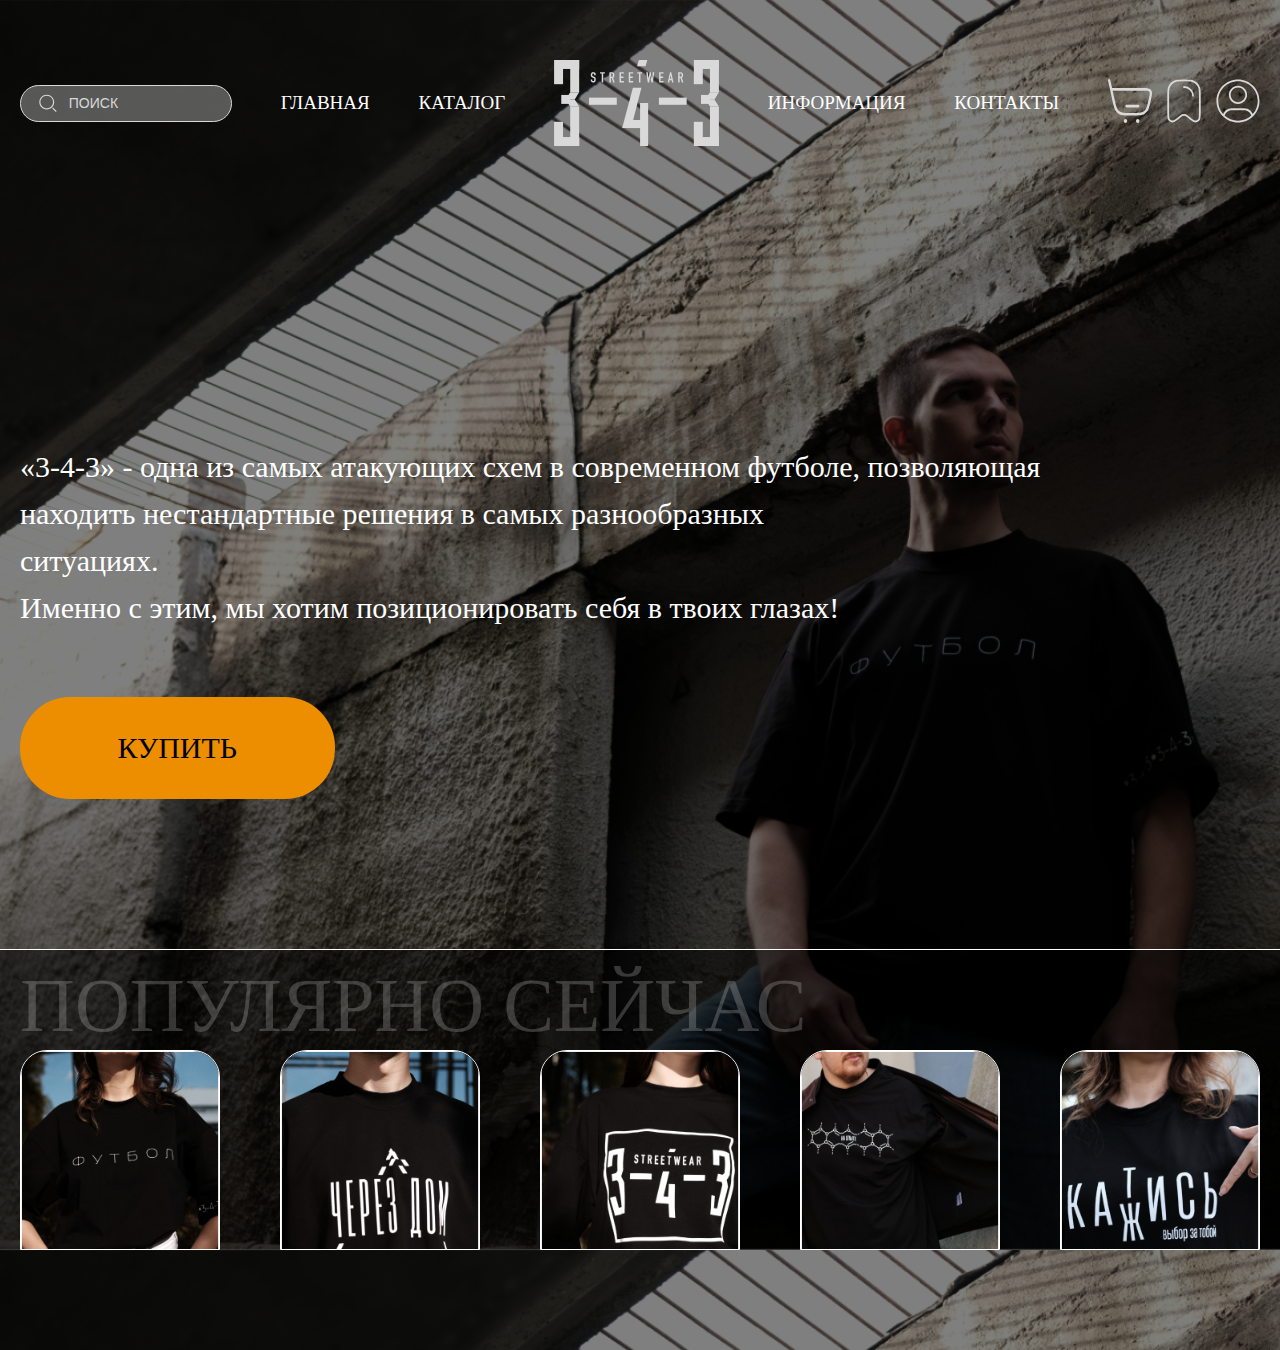
<file: index.html>
<!DOCTYPE html>
<html lang="en">
<head>
    <meta charset="UTF-8">
    <meta http-equiv="X-UA-Compatible" content="IE=edge">
    <meta name="viewport" content="width=device-width, initial-scale=1.0">
    <link rel="stylesheet" href="/assets/style/style.css">
    <title>Document</title>
</head>
<body>
    <header class="header__768px">
            <div class="header__768px_flex">
              <button class="header__burger">
                <svg width="40" height="40" viewBox="0 0 40 40" fill="none" xmlns="http://www.w3.org/2000/svg">
                <path d="M1.93548 0C0.866546 0 0 0.994923 0 2.22222C0 3.44952 0.866546 4.44444 1.93548 4.44444H38.0645C39.1335 4.44444 40 3.44952 40 2.22222C40 0.994923 39.1335 0 38.0645 0H1.93548Z" fill="#D9D9D9"/>
                <path d="M1.93548 17.7778C0.866546 17.7778 0 18.7727 0 20C0 21.2273 0.866546 22.2222 1.93548 22.2222H38.0645C39.1335 22.2222 40 21.2273 40 20C40 18.7727 39.1335 17.7778 38.0645 17.7778H1.93548Z" fill="#D9D9D9"/>
                <path d="M1.93548 35.5556C0.866546 35.5556 0 36.5505 0 37.7778C0 39.0051 0.866546 40 1.93548 40H38.0645C39.1335 40 40 39.0051 40 37.7778C40 36.5505 39.1335 35.5556 38.0645 35.5556H1.93548Z" fill="#D9D9D9"/>
                </svg>     
              </button>  
              <div class="header__768px_flex-search">
                <svg class="header__icon-343" width="105" height="55" viewBox="0 0 105 55" fill="none" xmlns="http://www.w3.org/2000/svg">
                    <path d="M0 4.39056e-08H5.67867V15.3324H0V4.39056e-08Z" fill="#D9D9D9"/>
                    <path d="M1.13573 5.67867L1.13573 9.16119e-07L15.9003 2.70741e-07V5.67867L1.13573 5.67867Z" fill="#D9D9D9"/>
                    <path d="M10.2216 0L15.9003 2.70741e-07V20.4432H10.2216V0Z" fill="#D9D9D9"/>
                    <path d="M0 54.5152H5.67867V39.1828H0V54.5152Z" fill="#D9D9D9"/>
                    <path d="M1.13573 48.8366L1.13573 54.5152H15.9003V48.8366H1.13573Z" fill="#D9D9D9"/>
                    <path d="M10.2216 54.5152H15.9003V29.5291H10.2216V54.5152Z" fill="#D9D9D9"/>
                    <path d="M4.54293 22.1468H10.2216V27.8255H4.54293V22.1468Z" fill="#D9D9D9"/>
                    <path d="M10.2216 20.4432H15.9003L13.0609 24.9861H7.38227L10.2216 20.4432Z" fill="#D9D9D9"/>
                    <path d="M13.0609 24.9861H7.38227L10.2216 29.5291H15.9003L13.0609 24.9861Z" fill="#D9D9D9"/>
                    <path d="M88.5872 0H94.2659V15.3324H88.5872V0Z" fill="#D9D9D9"/>
                    <path d="M89.723 5.67867V9.16119e-07L104.487 2.70741e-07V5.67867L89.723 5.67867Z" fill="#D9D9D9"/>
                    <path d="M98.8088 0L104.487 2.70741e-07L104.487 20.4432H98.8088V0Z" fill="#D9D9D9"/>
                    <path d="M88.5872 54.5152H94.2659V39.1828H88.5872V54.5152Z" fill="#D9D9D9"/>
                    <path d="M89.723 48.8365V54.5152H104.487V48.8365H89.723Z" fill="#D9D9D9"/>
                    <path d="M98.8088 54.5152H104.487V29.5291H98.8088V54.5152Z" fill="#D9D9D9"/>
                    <path d="M93.1302 22.1468H98.8088V27.8255H93.1302V22.1468Z" fill="#D9D9D9"/>
                    <path d="M98.8088 20.4432H104.487L101.648 24.9861H95.9695L98.8088 20.4432Z" fill="#D9D9D9"/>
                    <path d="M101.648 24.9861H95.9695L98.8088 29.5291H104.487L101.648 24.9861Z" fill="#D9D9D9"/>
                    <path d="M54.5152 27.2576H59.626V54.5152H54.5152V27.2576Z" fill="#D9D9D9"/>
                    <path d="M45.9972 43.1579V38.0471H57.9224V43.1579H45.9972Z" fill="#D9D9D9"/>
                    <path d="M49.9723 17.6039H55.367L48.8365 43.1579H43.1579L49.9723 17.6039Z" fill="#D9D9D9"/>
                    <path d="M53.7297 0H59.1244L57.9887 3.97507H52.594L53.7297 0Z" fill="#D9D9D9"/>
                    <path d="M22.1468 23.8504H39.7507V28.3933H22.1468V23.8504Z" fill="#D9D9D9"/>
                    <path d="M66.4404 23.8504H84.0443V28.3933H66.4404V23.8504Z" fill="#D9D9D9"/>
                    <path d="M26.4002 9.60954H25.4735V9.40056C25.4735 9.18856 25.422 9.00684 25.319 8.85541C25.2221 8.69792 25.0555 8.61917 24.8193 8.61917C24.6921 8.61917 24.5891 8.6434 24.5104 8.69186C24.4316 8.74032 24.368 8.80089 24.3196 8.87358C24.2711 8.95232 24.2378 9.04318 24.2196 9.14616C24.2015 9.24307 24.1924 9.34604 24.1924 9.45508C24.1924 9.58228 24.1954 9.68828 24.2015 9.77308C24.2136 9.85788 24.2378 9.9336 24.2741 10.0002C24.3105 10.0669 24.362 10.1244 24.4286 10.1729C24.5013 10.2213 24.5982 10.2698 24.7194 10.3182L25.428 10.5999C25.634 10.6786 25.8006 10.7725 25.9278 10.8816C26.055 10.9845 26.1549 11.1057 26.2276 11.245C26.2942 11.3904 26.3397 11.5569 26.3639 11.7447C26.3881 11.9264 26.4002 12.1354 26.4002 12.3716C26.4002 12.6442 26.373 12.8986 26.3185 13.1349C26.2639 13.365 26.1761 13.5619 26.055 13.7254C25.9278 13.895 25.7612 14.0283 25.5553 14.1252C25.3493 14.2221 25.0979 14.2706 24.8011 14.2706C24.577 14.2706 24.368 14.2312 24.1742 14.1525C23.9804 14.0737 23.8138 13.9647 23.6745 13.8254C23.5352 13.6861 23.4231 13.5255 23.3383 13.3438C23.2596 13.1561 23.2202 12.9531 23.2202 12.7351V12.3898H24.1469V12.6806C24.1469 12.8502 24.1954 13.0046 24.2923 13.1439C24.3953 13.2772 24.5649 13.3438 24.8011 13.3438C24.9586 13.3438 25.0798 13.3226 25.1646 13.2802C25.2554 13.2318 25.3251 13.1651 25.3735 13.0803C25.422 12.9955 25.4492 12.8956 25.4553 12.7805C25.4674 12.6594 25.4735 12.5261 25.4735 12.3807C25.4735 12.2111 25.4674 12.0718 25.4553 11.9628C25.4432 11.8537 25.419 11.7659 25.3826 11.6993C25.3402 11.6327 25.2827 11.5781 25.21 11.5357C25.1434 11.4933 25.0525 11.4479 24.9374 11.3995L24.2741 11.1269C23.8744 10.9633 23.6048 10.7483 23.4655 10.4818C23.3322 10.2092 23.2656 9.87 23.2656 9.46416C23.2656 9.22187 23.2989 8.9917 23.3656 8.77364C23.4322 8.55557 23.5321 8.3678 23.6654 8.21031C23.7926 8.05282 23.9531 7.92865 24.1469 7.83779C24.3468 7.74088 24.5831 7.69242 24.8556 7.69242C25.0858 7.69242 25.2948 7.73482 25.4826 7.81962C25.6764 7.90442 25.843 8.01648 25.9823 8.1558C26.2609 8.44654 26.4002 8.77969 26.4002 9.15524V9.60954Z" fill="#D9D9D9"/>
                    <path d="M30.2004 14.2161V8.61917H29.1283V7.74693H32.1993V8.61917H31.1272V14.2161H30.2004Z" fill="#D9D9D9"/>
                    <path d="M36.0338 8.61917V10.6362H36.5608C36.7243 10.6362 36.8546 10.615 36.9515 10.5726C37.0484 10.5242 37.1241 10.4576 37.1786 10.3727C37.2271 10.2879 37.2604 10.185 37.2786 10.0638C37.2967 9.93663 37.3058 9.79125 37.3058 9.62771C37.3058 9.46416 37.2967 9.32182 37.2786 9.20067C37.2604 9.07347 37.2241 8.96444 37.1695 8.87358C37.0545 8.70398 36.8364 8.61917 36.5154 8.61917H36.0338ZM35.1071 14.2161V7.74693H36.5971C37.6874 7.74693 38.2326 8.37992 38.2326 9.64588C38.2326 10.0275 38.172 10.3515 38.0509 10.6181C37.9358 10.8846 37.7298 11.0996 37.433 11.2632L38.4325 14.2161H37.4512L36.5881 11.454H36.0338V14.2161H35.1071Z" fill="#D9D9D9"/>
                    <path d="M41.4743 14.2161V7.74693H44.2364V8.61917H42.401V10.5181H44.0001V11.3904H42.401V13.2893H44.2364V14.2161H41.4743Z" fill="#D9D9D9"/>
                    <path d="M47.3357 14.2161V7.74693H50.0978V8.61917H48.2625V10.5181H49.8616V11.3904H48.2625V13.2893H50.0978V14.2161H47.3357Z" fill="#D9D9D9"/>
                    <path d="M53.8059 14.2161V8.61917H52.7338V7.74693H55.8048V8.61917H54.7327V14.2161H53.8059Z" fill="#D9D9D9"/>
                    <path d="M63.519 7.74693L62.5559 14.2161H61.6836L60.9749 10.0184H60.9568L60.2572 14.2161H59.3849L58.4218 7.74693H59.4031L59.8665 11.8537H59.8846L60.6115 7.74693H61.3202L62.0743 11.9537H62.0925L62.5377 7.74693H63.519Z" fill="#D9D9D9"/>
                    <path d="M66.597 14.2161V7.74693H69.3591V8.61917H67.5238V10.5181H69.1229V11.3904H67.5238V13.2893H69.3591V14.2161H66.597Z" fill="#D9D9D9"/>
                    <path d="M74.3302 11.9537L73.8759 9.60954H73.8577L73.4034 11.9537H74.3302ZM72.0405 14.2161L73.4852 7.74693H74.2575L75.7021 14.2161H74.7754L74.5028 12.8259H73.2399L72.9673 14.2161H72.0405Z" fill="#D9D9D9"/>
                    <path d="M79.5839 8.61917V10.6362H80.1109C80.2744 10.6362 80.4046 10.615 80.5015 10.5726C80.5985 10.5242 80.6742 10.4576 80.7287 10.3727C80.7772 10.2879 80.8105 10.185 80.8286 10.0638C80.8468 9.93663 80.8559 9.79125 80.8559 9.62771C80.8559 9.46416 80.8468 9.32182 80.8286 9.20067C80.8105 9.07347 80.7741 8.96444 80.7196 8.87358C80.6045 8.70398 80.3865 8.61917 80.0654 8.61917H79.5839ZM78.6571 14.2161V7.74693H80.1472C81.2375 7.74693 81.7827 8.37992 81.7827 9.64588C81.7827 10.0275 81.7221 10.3515 81.6009 10.6181C81.4858 10.8846 81.2799 11.0996 80.9831 11.2632L81.9825 14.2161H81.0013L80.1381 11.454H79.5839V14.2161H78.6571Z" fill="#D9D9D9"/>
                    </svg>
                 <div class="header__search_wrapper">
                        <svg class="header__search_icon" width="31" height="31" viewBox="0 0 31 31" fill="none" xmlns="http://www.w3.org/2000/svg">
                            <path fill-rule="evenodd" clip-rule="evenodd" d="M13.5288 0.0131836C6.34912 0.0131836 0.528809 5.83347 0.528809 13.0132C0.528809 20.1929 6.34912 26.0131 13.5288 26.0131C20.7085 26.0131 26.5289 20.1929 26.5289 13.0132C26.5289 5.83347 20.7085 0.0131836 13.5288 0.0131836ZM2.52881 13.0132C2.52881 6.93804 7.45369 2.01318 13.5288 2.01318C19.604 2.01318 24.5289 6.93804 24.5289 13.0132C24.5289 19.0883 19.604 24.0131 13.5288 24.0131C7.45369 24.0131 2.52881 19.0883 2.52881 13.0132Z" fill="#D9D9D9"/>
                            <path d="M24.9027 22.9728C24.5122 22.5823 23.879 22.5823 23.4885 22.9728C23.098 23.3633 23.098 23.9965 23.4885 24.387L28.8217 29.7203C29.2122 30.1108 29.8454 30.1108 30.2359 29.7203C30.6264 29.3298 30.6264 28.6966 30.2359 28.3061L24.9027 22.9728Z" fill="#D9D9D9"/>
                            </svg>                        
                        <input type="text" class="header__search" placeholder="ПОИСК">
                </div>                    
              </div>
              <button class="header__768px_sidebar">
                <svg class="sidebar__icon" width="90" height="60" viewBox="0 0 90 60" fill="none" xmlns="http://www.w3.org/2000/svg">
                    <path d="M0 15C0 6.71573 6.71573 0 15 0H90V60H15C6.71573 60 0 53.2843 0 45V15Z" fill="#DE8B0E"/>
                    <path d="M41.9689 40.9614L42.5513 41.5683L41.9689 40.9614ZM18.6759 40.9614L18.0935 41.5683L18.6759 40.9614ZM36.2103 23.7757C36.2103 27.0275 33.5742 29.6636 30.3224 29.6636V31.3458C34.5033 31.3458 37.8925 27.9565 37.8925 23.7757H36.2103ZM30.3224 29.6636C27.0707 29.6636 24.4346 27.0275 24.4346 23.7757H22.7523C22.7523 27.9565 26.1416 31.3458 30.3224 31.3458V29.6636ZM24.4346 23.7757C24.4346 20.5239 27.0707 17.8879 30.3224 17.8879V16.2056C26.1416 16.2056 22.7523 19.5949 22.7523 23.7757H24.4346ZM30.3224 17.8879C33.5742 17.8879 36.2103 20.5239 36.2103 23.7757H37.8925C37.8925 19.5949 34.5033 16.2056 30.3224 16.2056V17.8879ZM25.2757 36.3925H35.3692V34.7103H25.2757V36.3925ZM14.3411 28.8224C14.3411 19.9962 21.4962 12.8411 30.3224 12.8411V11.1589C20.5671 11.1589 12.6589 19.0671 12.6589 28.8224H14.3411ZM30.3224 12.8411C39.1487 12.8411 46.3037 19.9962 46.3037 28.8224H47.986C47.986 19.0671 40.0777 11.1589 30.3224 11.1589V12.8411ZM46.3037 28.8224C46.3037 33.3547 44.4182 37.4451 41.3865 40.3545L42.5513 41.5683C45.8999 38.3547 47.986 33.8315 47.986 28.8224H46.3037ZM41.3865 40.3545C38.5142 43.111 34.6169 44.8037 30.3224 44.8037V46.486C35.0682 46.486 39.3784 44.6133 42.5513 41.5683L41.3865 40.3545ZM35.3692 36.3925C38.225 36.3925 40.6076 38.4266 41.1439 41.1253L42.7939 40.7974C42.1041 37.3267 39.0431 34.7103 35.3692 34.7103V36.3925ZM30.3224 44.8037C26.028 44.8037 22.1306 43.111 19.2583 40.3545L18.0935 41.5683C21.2665 44.6133 25.5766 46.486 30.3224 46.486V44.8037ZM19.2583 40.3545C16.2267 37.4451 14.3411 33.3547 14.3411 28.8224H12.6589C12.6589 33.8315 14.745 38.3547 18.0935 41.5683L19.2583 40.3545ZM25.2757 34.7103C21.6017 34.7103 18.5407 37.3267 17.851 40.7974L19.5009 41.1253C20.0373 38.4266 22.4199 36.3925 25.2757 36.3925V34.7103Z" fill="#292727"/>
                    <path d="M82.7207 35.9459C83.1511 36.3725 83.1542 37.0671 82.7276 37.4975C82.3011 37.9278 81.6064 37.9309 81.1761 37.5044L78.5507 34.9023C77.5619 33.9223 76.7537 33.1214 76.1806 32.4077C75.5846 31.6656 75.1531 30.9123 75.0379 30.0081C74.9874 29.6117 74.9874 29.2104 75.0379 28.814C75.1531 27.9098 75.5846 27.1565 76.1806 26.4144C76.7537 25.7007 77.5619 24.8998 78.5507 23.9198L81.1761 21.3177C81.6064 20.8912 82.3011 20.8943 82.7276 21.3246C83.1542 21.755 83.1511 22.4496 82.7207 22.8762L80.1418 25.4322C79.0952 26.4695 78.3772 27.1834 77.8914 27.7884C77.4195 28.376 77.2576 28.7534 77.2145 29.0914C77.1875 29.3037 77.1875 29.5184 77.2145 29.7307C77.2576 30.0687 77.4195 30.4461 77.8914 31.0337C78.3772 31.6387 79.0952 32.3526 80.1418 33.3899L82.7207 35.9459Z" fill="#292727"/>
                    </svg>         
              </button>
            </div>
    </header>
    <header class="header">
        <div class="container">
            <div class="header__flex">             
                <div class="header__search_wrapper">
                    <svg class="header__search_icon" width="31" height="31" viewBox="0 0 31 31" fill="none" xmlns="http://www.w3.org/2000/svg">
                        <path fill-rule="evenodd" clip-rule="evenodd" d="M13.5288 0.0131836C6.34912 0.0131836 0.528809 5.83347 0.528809 13.0132C0.528809 20.1929 6.34912 26.0131 13.5288 26.0131C20.7085 26.0131 26.5289 20.1929 26.5289 13.0132C26.5289 5.83347 20.7085 0.0131836 13.5288 0.0131836ZM2.52881 13.0132C2.52881 6.93804 7.45369 2.01318 13.5288 2.01318C19.604 2.01318 24.5289 6.93804 24.5289 13.0132C24.5289 19.0883 19.604 24.0131 13.5288 24.0131C7.45369 24.0131 2.52881 19.0883 2.52881 13.0132Z" fill="#D9D9D9"/>
                        <path d="M24.9027 22.9728C24.5122 22.5823 23.879 22.5823 23.4885 22.9728C23.098 23.3633 23.098 23.9965 23.4885 24.387L28.8217 29.7203C29.2122 30.1108 29.8454 30.1108 30.2359 29.7203C30.6264 29.3298 30.6264 28.6966 30.2359 28.3061L24.9027 22.9728Z" fill="#D9D9D9"/>
                        </svg>                        
                    <input type="text" class="header__search" placeholder="ПОИСК">
                </div>
                <a class="header__links" href="#">ГЛАВНАЯ</a>
                <a class="header__links" href="#">КАТАЛОГ</a>
                <svg class="header__links_icon-343" width="230" height="120" viewBox="0 0 230 120" fill="none" xmlns="http://www.w3.org/2000/svg">
                    <path d="M0 9.66459e-08H12.5V33.75H0V9.66459e-08Z" fill="#D9D9D9"/>
                    <path d="M2.5 12.5L2.5 2.01658e-06L35 5.9596e-07V12.5L2.5 12.5Z" fill="#D9D9D9"/>
                    <path d="M22.5 0L35 5.9596e-07V45H22.5V0Z" fill="#D9D9D9"/>
                    <path d="M0 120H12.5V86.25H0V120Z" fill="#D9D9D9"/>
                    <path d="M2.5 107.5L2.5 120H35V107.5H2.5Z" fill="#D9D9D9"/>
                    <path d="M22.5 120H35V65H22.5V120Z" fill="#D9D9D9"/>
                    <path d="M10 48.75H22.5V61.25H10V48.75Z" fill="#D9D9D9"/>
                    <path d="M22.5 45H35L28.75 55H16.25L22.5 45Z" fill="#D9D9D9"/>
                    <path d="M28.75 55H16.25L22.5 65H35L28.75 55Z" fill="#D9D9D9"/>
                    <path d="M195 0H207.5V33.75H195V0Z" fill="#D9D9D9"/>
                    <path d="M197.5 12.5V2.01658e-06L230 5.9596e-07V12.5L197.5 12.5Z" fill="#D9D9D9"/>
                    <path d="M217.5 0L230 5.9596e-07L230 45H217.5V0Z" fill="#D9D9D9"/>
                    <path d="M195 120H207.5V86.25H195V120Z" fill="#D9D9D9"/>
                    <path d="M197.5 107.5V120H230V107.5H197.5Z" fill="#D9D9D9"/>
                    <path d="M217.5 120H230V65H217.5V120Z" fill="#D9D9D9"/>
                    <path d="M205 48.75H217.5V61.25H205V48.75Z" fill="#D9D9D9"/>
                    <path d="M217.5 45H230L223.75 55H211.25L217.5 45Z" fill="#D9D9D9"/>
                    <path d="M223.75 55H211.25L217.5 65H230L223.75 55Z" fill="#D9D9D9"/>
                    <path d="M120 60H131.25V120H120V60Z" fill="#D9D9D9"/>
                    <path d="M101.25 95V83.75H127.5V95H101.25Z" fill="#D9D9D9"/>
                    <path d="M110 38.75H121.875L107.5 95.0001H95L110 38.75Z" fill="#D9D9D9"/>
                    <path d="M118.271 0H130.146L127.646 8.75H115.771L118.271 0Z" fill="#D9D9D9"/>
                    <path d="M48.75 52.5H87.5V62.5H48.75V52.5Z" fill="#D9D9D9"/>
                    <path d="M146.25 52.5H185V62.5H146.25V52.5Z" fill="#D9D9D9"/>
                    <path d="M58.1127 21.1527H56.0727V20.6927C56.0727 20.226 55.9594 19.826 55.7327 19.4927C55.5194 19.146 55.1527 18.9727 54.6327 18.9727C54.3527 18.9727 54.1261 19.026 53.9527 19.1327C53.7794 19.2394 53.6394 19.3727 53.5327 19.5327C53.4261 19.706 53.3527 19.906 53.3127 20.1327C53.2727 20.346 53.2527 20.5727 53.2527 20.8127C53.2527 21.0927 53.2594 21.326 53.2727 21.5127C53.2994 21.6994 53.3527 21.866 53.4327 22.0127C53.5127 22.1594 53.6261 22.286 53.7727 22.3927C53.9327 22.4994 54.1461 22.606 54.4127 22.7127L55.9727 23.3327C56.4261 23.506 56.7927 23.7127 57.0727 23.9527C57.3527 24.1794 57.5727 24.446 57.7327 24.7527C57.8794 25.0727 57.9794 25.4394 58.0327 25.8527C58.0861 26.2527 58.1127 26.7127 58.1127 27.2327C58.1127 27.8327 58.0527 28.3927 57.9327 28.9127C57.8127 29.4194 57.6194 29.8527 57.3527 30.2127C57.0727 30.586 56.7061 30.8794 56.2527 31.0927C55.7994 31.306 55.2461 31.4127 54.5927 31.4127C54.0994 31.4127 53.6394 31.326 53.2127 31.1527C52.7861 30.9794 52.4194 30.7394 52.1127 30.4327C51.8061 30.126 51.5594 29.7727 51.3727 29.3727C51.1994 28.9594 51.1127 28.5127 51.1127 28.0327V27.2727H53.1527V27.9127C53.1527 28.286 53.2594 28.626 53.4727 28.9327C53.6994 29.226 54.0727 29.3727 54.5927 29.3727C54.9394 29.3727 55.2061 29.326 55.3927 29.2327C55.5927 29.126 55.7461 28.9794 55.8527 28.7927C55.9594 28.606 56.0194 28.386 56.0327 28.1327C56.0594 27.866 56.0727 27.5727 56.0727 27.2527C56.0727 26.8794 56.0594 26.5727 56.0327 26.3327C56.0061 26.0927 55.9527 25.8994 55.8727 25.7527C55.7794 25.606 55.6527 25.486 55.4927 25.3927C55.3461 25.2994 55.1461 25.1994 54.8927 25.0927L53.4327 24.4927C52.5527 24.1327 51.9594 23.6594 51.6527 23.0727C51.3594 22.4727 51.2127 21.726 51.2127 20.8327C51.2127 20.2994 51.2861 19.7927 51.4327 19.3127C51.5794 18.8327 51.7994 18.4194 52.0927 18.0727C52.3727 17.726 52.7261 17.4527 53.1527 17.2527C53.5927 17.0394 54.1127 16.9327 54.7127 16.9327C55.2194 16.9327 55.6794 17.026 56.0927 17.2127C56.5194 17.3994 56.8861 17.646 57.1927 17.9527C57.8061 18.5927 58.1127 19.326 58.1127 20.1527V21.1527Z" fill="#D9D9D9"/>
                    <path d="M66.4777 31.2927V18.9727H64.1177V17.0527H70.8777V18.9727H68.5177V31.2927H66.4777Z" fill="#D9D9D9"/>
                    <path d="M79.3184 18.9727V23.4127H80.4784C80.8384 23.4127 81.125 23.366 81.3384 23.2727C81.5517 23.166 81.7184 23.0194 81.8384 22.8327C81.945 22.646 82.0184 22.4194 82.0584 22.1527C82.0984 21.8727 82.1184 21.5527 82.1184 21.1927C82.1184 20.8327 82.0984 20.5194 82.0584 20.2527C82.0184 19.9727 81.9384 19.7327 81.8184 19.5327C81.565 19.1594 81.085 18.9727 80.3784 18.9727H79.3184ZM77.2784 31.2927V17.0527H80.5584C82.9584 17.0527 84.1584 18.446 84.1584 21.2327C84.1584 22.0727 84.025 22.786 83.7584 23.3727C83.505 23.9594 83.0517 24.4327 82.3984 24.7927L84.5984 31.2927H82.4384L80.5384 25.2127H79.3184V31.2927H77.2784Z" fill="#D9D9D9"/>
                    <path d="M91.294 31.2927V17.0527H97.374V18.9727H93.334V23.1527H96.854V25.0727H93.334V29.2527H97.374V31.2927H91.294Z" fill="#D9D9D9"/>
                    <path d="M104.196 31.2927V17.0527H110.276V18.9727H106.236V23.1527H109.756V25.0727H106.236V29.2527H110.276V31.2927H104.196Z" fill="#D9D9D9"/>
                    <path d="M118.439 31.2927V18.9727H116.079V17.0527H122.839V18.9727H120.479V31.2927H118.439Z" fill="#D9D9D9"/>
                    <path d="M139.819 17.0527L137.699 31.2927H135.779L134.219 22.0527H134.179L132.639 31.2927H130.719L128.599 17.0527H130.759L131.779 26.0927H131.819L133.419 17.0527H134.979L136.639 26.3127H136.679L137.659 17.0527H139.819Z" fill="#D9D9D9"/>
                    <path d="M146.595 31.2927V17.0527H152.675V18.9727H148.635V23.1527H152.155V25.0727H148.635V29.2527H152.675V31.2927H146.595Z" fill="#D9D9D9"/>
                    <path d="M163.617 26.3127L162.617 21.1527H162.577L161.577 26.3127H163.617ZM158.577 31.2927L161.757 17.0527H163.457L166.637 31.2927H164.597L163.997 28.2327H161.217L160.617 31.2927H158.577Z" fill="#D9D9D9"/>
                    <path d="M175.182 18.9727V23.4127H176.342C176.702 23.4127 176.988 23.366 177.202 23.2727C177.415 23.166 177.582 23.0194 177.702 22.8327C177.808 22.646 177.882 22.4194 177.922 22.1527C177.962 21.8727 177.982 21.5527 177.982 21.1927C177.982 20.8327 177.962 20.5194 177.922 20.2527C177.882 19.9727 177.802 19.7327 177.682 19.5327C177.428 19.1594 176.948 18.9727 176.242 18.9727H175.182ZM173.142 31.2927V17.0527H176.422C178.822 17.0527 180.022 18.446 180.022 21.2327C180.022 22.0727 179.888 22.786 179.622 23.3727C179.368 23.9594 178.915 24.4327 178.262 24.7927L180.462 31.2927H178.302L176.402 25.2127H175.182V31.2927H173.142Z" fill="#D9D9D9"/>
                    </svg>
                <a class="header__links" href="#">ИНФОРМАЦИЯ</a>
                <a class="header__links" href="#">КОНТАКТЫ</a>
                <div class="header__links_icons">
                <a class="header__links" href="#">
                    <svg class="header__links_icon" width="60" height="60" viewBox="0 0 60 60" fill="none" xmlns="http://www.w3.org/2000/svg">
                        <path fill-rule="evenodd" clip-rule="evenodd" d="M2.83089 14.5687L0.0502951 2.23596C-0.174938 1.23699 0.382151 0.278566 1.20543 0.0503469C2.0091 -0.172433 2.88255 0.359106 3.10553 1.34812L5.5836 12.3391L47.8141 12.3391C50.2868 12.339 52.2846 12.3398 53.8486 12.5515C55.4621 12.7698 56.8759 13.2398 57.9958 14.4118C58.4858 14.9245 58.9065 15.5155 59.2435 16.1664C60.0187 17.6634 60.1026 19.3219 59.9163 21.1296C59.7363 22.875 59.2693 25.0382 58.6936 27.7014L58.6383 27.9572C57.6851 32.3675 56.94 35.8125 56.0887 38.5153C55.2184 41.2784 54.1912 43.4249 52.5941 45.1633C51.8295 45.9957 50.9864 46.7328 50.0798 47.3622C48.1907 48.6737 46.0811 49.2774 43.4667 49.5705C40.9046 49.8578 37.7161 49.8584 33.6238 49.8583H32.0554C27.3257 49.8584 23.6407 49.8576 20.7037 49.4791C17.7035 49.0925 15.3119 48.295 13.2415 46.5683C13.0609 46.4176 12.8833 46.2623 12.709 46.1026C10.7073 44.2682 9.44325 41.8634 8.39996 38.7035C7.38079 35.6166 6.51969 31.6351 5.4179 26.5376L2.83089 14.5687ZM6.37118 15.9243L8.45143 25.5485C9.58537 30.7947 10.4055 34.5767 11.353 37.4464C12.2854 40.2706 13.2854 42.0275 14.6869 43.3119C14.8238 43.4374 14.9633 43.5594 15.1053 43.6778C16.5633 44.8938 18.3493 45.5677 21.0578 45.9167C23.8032 46.2705 27.3189 46.2732 32.1815 46.2732H33.5155C37.722 46.2732 40.7632 46.2712 43.1581 46.0026C45.5235 45.7374 47.1103 45.2243 48.4383 44.3023C49.152 43.8068 49.8143 43.2275 50.4138 42.5749C51.5255 41.3648 52.3392 39.7859 53.1192 37.3095C53.9106 34.7968 54.6198 31.5252 55.6007 26.9869C56.2101 24.1678 56.629 22.2157 56.7839 20.7135C56.9355 19.2429 56.796 18.5051 56.5254 17.9825C56.3471 17.6383 56.1235 17.3235 55.8609 17.0487C55.4534 16.6223 54.8177 16.293 53.4772 16.1116C52.115 15.9273 50.2967 15.9243 47.6855 15.9243H6.37118ZM23.7884 36.9601C23.7884 35.9296 24.5328 35.1675 25.3653 35.1675H41.2235C42.056 35.1675 42.8004 35.9296 42.8004 36.9601C42.8004 37.9905 42.056 38.7527 41.2235 38.7527H25.3653C24.5328 38.7527 23.7884 37.9905 23.7884 36.9601ZM26.2118 57.3205C26.2118 58.8408 25.1093 60 23.8351 60C22.5608 60 21.4583 58.8408 21.4583 57.3205C21.4583 55.8003 22.5608 54.641 23.8351 54.641C25.1093 54.641 26.2118 55.8003 26.2118 57.3205ZM42.9047 57.3205C42.9047 58.8408 41.8022 60 40.528 60C39.2537 60 38.1512 58.8408 38.1512 57.3205C38.1512 55.8003 39.2537 54.641 40.528 54.641C41.8022 54.641 42.9047 55.8003 42.9047 57.3205Z" fill="#D9D9D9"/>
                        </svg>
                </a>
                <a class="header__links" href="#">
                    <svg class="header__links_icon" width="50" height="64" viewBox="0 0 50 64" fill="none" xmlns="http://www.w3.org/2000/svg">
                    <path d="M38.1429 24.4431C38.1429 17.3603 32.2586 11.6185 25 11.6185M31.5034 55.5318C29.3982 53.771 28.3456 52.8906 27.1893 52.4919C25.7727 52.0035 24.2273 52.0035 22.8107 52.4919C21.6544 52.8906 20.6018 53.771 18.4966 55.5318C13.7139 59.532 11.3226 61.5321 9.3267 61.7574C6.88843 62.0327 4.49618 60.959 3.12357 58.9734C2 57.3481 2 54.2748 2 48.1282V24.4431C2 18.4756 2 15.4918 2.80407 13.077C4.42915 8.19663 8.35038 4.37034 13.3519 2.7846C15.8265 2 18.8844 2 25 2C31.1156 2 34.1735 2 36.6481 2.7846C41.6496 4.37034 45.5708 8.19663 47.1959 13.077C48 15.4918 48 18.4756 48 24.4431V48.1282C48 54.2748 48 57.3481 46.8764 58.9734C45.5038 60.959 43.1116 62.0327 40.6733 61.7574C38.6774 61.5321 36.2861 59.532 31.5034 55.5318Z" stroke="#D9D9D9" stroke-width="2.60343" stroke-linecap="round"/>
                    </svg></a>
                <a class="header__links" href="#">
                    <svg class="header__links_icon" width="64" height="64" viewBox="0 0 64 64" fill="none" xmlns="http://www.w3.org/2000/svg">
                    <path d="M42.6983 23C42.6983 28.9085 37.9085 33.6983 32 33.6983V36.3017C39.3463 36.3017 45.3017 30.3463 45.3017 23H42.6983ZM32 33.6983C26.0915 33.6983 21.3017 28.9085 21.3017 23H18.6983C18.6983 30.3463 24.6537 36.3017 32 36.3017V33.6983ZM21.3017 23C21.3017 17.0915 26.0915 12.3017 32 12.3017V9.69828C24.6537 9.69828 18.6983 15.6537 18.6983 23H21.3017ZM32 12.3017C37.9085 12.3017 42.6983 17.0915 42.6983 23H45.3017C45.3017 15.6537 39.3463 9.69828 32 9.69828V12.3017ZM23 45.3017H41V42.6983H23V45.3017ZM3.30172 32C3.30172 16.1504 16.1504 3.30172 32 3.30172V0.698284C14.7125 0.698284 0.698284 14.7125 0.698284 32H3.30172ZM32 3.30172C47.8496 3.30172 60.6983 16.1504 60.6983 32H63.3017C63.3017 14.7125 49.2875 0.698284 32 0.698284V3.30172ZM60.6983 32C60.6983 40.1387 57.3121 47.4843 51.8682 52.7086L53.6709 54.587C59.6051 48.8921 63.3017 40.8766 63.3017 32H60.6983ZM51.8682 52.7086C46.7106 57.6583 39.7117 60.6983 32 60.6983V63.3017C40.4101 63.3017 48.0479 59.9832 53.6709 54.587L51.8682 52.7086ZM41 45.3017C46.1893 45.3017 50.5182 48.9977 51.4928 53.9016L54.0463 53.3941C52.8343 47.2955 47.4555 42.6983 41 42.6983V45.3017ZM32 60.6983C24.2883 60.6983 17.2894 57.6583 12.1318 52.7086L10.3291 54.587C15.9521 59.9832 23.5899 63.3017 32 63.3017V60.6983ZM12.1318 52.7086C6.68789 47.4843 3.30172 40.1387 3.30172 32H0.698284C0.698284 40.8766 4.39489 48.8921 10.3291 54.587L12.1318 52.7086ZM23 42.6983C16.5445 42.6983 11.1657 47.2955 9.95369 53.3941L12.5072 53.9016C13.4818 48.9977 17.8107 45.3017 23 45.3017V42.6983Z" fill="#D9D9D9"/>
                    </svg></a>
                    </div>
            </div>
        </div>
    </header>
    <div class="main__768px">
        <div class="main__768px_wrapper">
        <div class="main__description">
            <p class="main__description_txt">
            «3-4-3» - одна из самых атакующих схем в современном футболе, 
            позволяющая находить нестандартные решения в самых разнообразных</p> 
            <p class="main__description_txt">ситуациях.</p>
            <p class="main__description_txt">Именно с этим, мы хотим позиционировать себя в твоих глазах!</p>
    </div>
        <button class="main__buyBTN">
            КУПИТЬ
        </button>
        </div>
    </div>
    <div class="main">
        <div class="container">
            <div class="main__description">
                    <p class="main__description_txt">
                    «3-4-3» - одна из самых атакующих схем в современном футболе, 
                    позволяющая находить нестандартные решения в самых разнообразных</p> 
                    <p class="main__description_txt">ситуациях.</p>
                    <p class="main__description_txt">Именно с этим, мы хотим позиционировать себя в твоих глазах!</p>
            </div>
            <button class="main__buyBTN">
                КУПИТЬ
            </button>
    </div>
    </div>
    <div class="banner">
        <div class="container">
            <h2 class="banner__h2">
                ПОПУЛЯРНО СЕЙЧАС
            </h2>
            <h2 class="banner__h2-768">
                ПОПУЛЯРНО
            </h2>
            <div class="banner__imgflex-768">  
            <div class="banner__img_cont-768">
                <img src="/assets/imgs/banner768/banner768-1.png">
            </div>
            <div class="banner__img_cont-768">
                <img src="/assets/imgs/banner768/banner768-2.png">
            </div>
            <div class="banner__img_cont-768">
                <img src="/assets/imgs/banner768/banner768-3.png">
            </div>
            <div class="banner__img_cont-768">
                <img src="/assets/imgs/banner768/banner768-4.png">
            </div>
            <div class="banner__img_cont-768">
                <img src="/assets/imgs/banner768/banner768-5.png">
            </div>
            </div>
            <div class="banner__imgflex">
                <div class="banner__img_cont">
                <img class="banner__img" src="/assets/imgs/banner/banner1.png">
                </div>
                <div class="banner__img_cont">
                <img class="banner__img" src="/assets/imgs/banner/banner2.png">
                </div>
                <div class="banner__img_cont">
                <img class="banner__img" src="/assets/imgs/banner/banner3.png">
                </div>
                <div class="banner__img_cont">
                <img class="banner__img" src="/assets/imgs/banner/banner4.png">
                </div>
                <div class="banner__img_cont">
                <img class="banner__img" src="/assets/imgs/banner/banner5.png">
                </div>
            </div>
        </div>
    </section>
    </div>
</body>
</html>
</file>
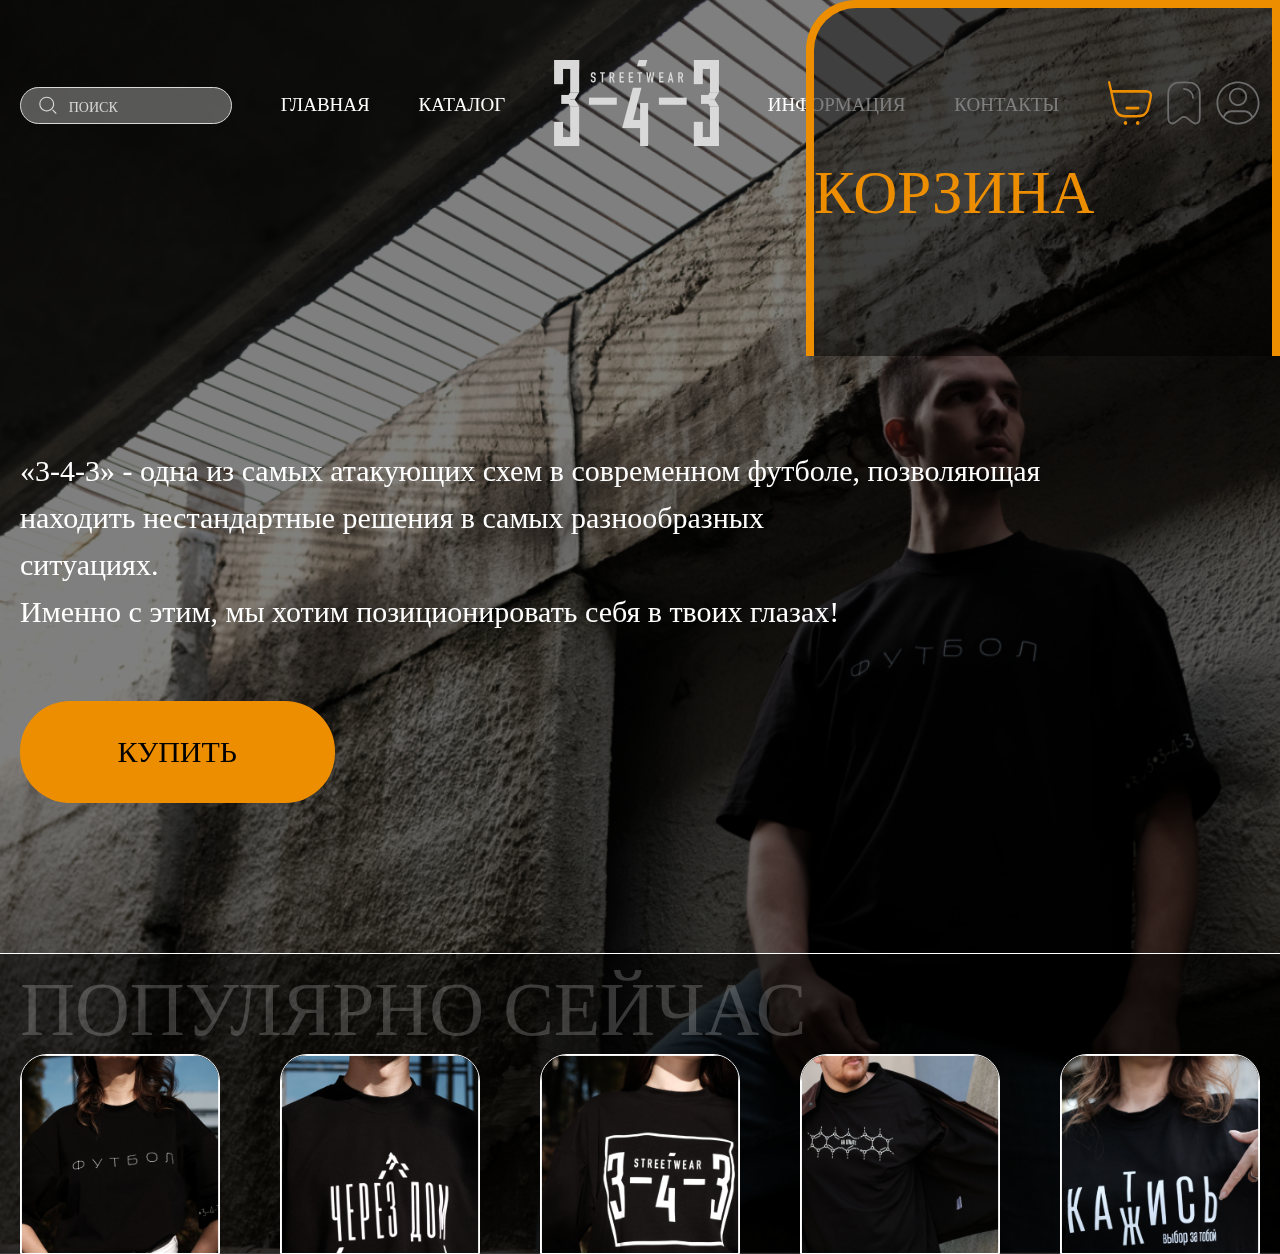
<file: grisha/index.html>
<!DOCTYPE html>
<html lang="en">
<head>
    <meta charset="UTF-8">
    <meta http-equiv="X-UA-Compatible" content="IE=edge">
    <meta name="viewport" content="width=device-width, initial-scale=1.0">
    <link rel="stylesheet" href="/grisha/assets/style/style.css">
    <title>Document</title>
</head>
<body>
    <aside class="aside-1980">
            <h2 class="aside-1980__h2">
                корзина
            </h2>
    </aside>
    <div class="header__768px">
            <div class="header__768px_flex">
              <button class="header__burger">
                <svg width="40" height="40" viewBox="0 0 40 40" fill="none" xmlns="http://www.w3.org/2000/svg">
                <path d="M1.93548 0C0.866546 0 0 0.994923 0 2.22222C0 3.44952 0.866546 4.44444 1.93548 4.44444H38.0645C39.1335 4.44444 40 3.44952 40 2.22222C40 0.994923 39.1335 0 38.0645 0H1.93548Z" fill="#D9D9D9"/>
                <path d="M1.93548 17.7778C0.866546 17.7778 0 18.7727 0 20C0 21.2273 0.866546 22.2222 1.93548 22.2222H38.0645C39.1335 22.2222 40 21.2273 40 20C40 18.7727 39.1335 17.7778 38.0645 17.7778H1.93548Z" fill="#D9D9D9"/>
                <path d="M1.93548 35.5556C0.866546 35.5556 0 36.5505 0 37.7778C0 39.0051 0.866546 40 1.93548 40H38.0645C39.1335 40 40 39.0051 40 37.7778C40 36.5505 39.1335 35.5556 38.0645 35.5556H1.93548Z" fill="#D9D9D9"/>
                </svg>     
              </button>  
              <div class="header__768px_flex-search">
                <svg class="header__icon-343" width="105" height="55" viewBox="0 0 105 55" fill="none" xmlns="http://www.w3.org/2000/svg">
                    <path d="M0 4.39056e-08H5.67867V15.3324H0V4.39056e-08Z" fill="#D9D9D9"/>
                    <path d="M1.13573 5.67867L1.13573 9.16119e-07L15.9003 2.70741e-07V5.67867L1.13573 5.67867Z" fill="#D9D9D9"/>
                    <path d="M10.2216 0L15.9003 2.70741e-07V20.4432H10.2216V0Z" fill="#D9D9D9"/>
                    <path d="M0 54.5152H5.67867V39.1828H0V54.5152Z" fill="#D9D9D9"/>
                    <path d="M1.13573 48.8366L1.13573 54.5152H15.9003V48.8366H1.13573Z" fill="#D9D9D9"/>
                    <path d="M10.2216 54.5152H15.9003V29.5291H10.2216V54.5152Z" fill="#D9D9D9"/>
                    <path d="M4.54293 22.1468H10.2216V27.8255H4.54293V22.1468Z" fill="#D9D9D9"/>
                    <path d="M10.2216 20.4432H15.9003L13.0609 24.9861H7.38227L10.2216 20.4432Z" fill="#D9D9D9"/>
                    <path d="M13.0609 24.9861H7.38227L10.2216 29.5291H15.9003L13.0609 24.9861Z" fill="#D9D9D9"/>
                    <path d="M88.5872 0H94.2659V15.3324H88.5872V0Z" fill="#D9D9D9"/>
                    <path d="M89.723 5.67867V9.16119e-07L104.487 2.70741e-07V5.67867L89.723 5.67867Z" fill="#D9D9D9"/>
                    <path d="M98.8088 0L104.487 2.70741e-07L104.487 20.4432H98.8088V0Z" fill="#D9D9D9"/>
                    <path d="M88.5872 54.5152H94.2659V39.1828H88.5872V54.5152Z" fill="#D9D9D9"/>
                    <path d="M89.723 48.8365V54.5152H104.487V48.8365H89.723Z" fill="#D9D9D9"/>
                    <path d="M98.8088 54.5152H104.487V29.5291H98.8088V54.5152Z" fill="#D9D9D9"/>
                    <path d="M93.1302 22.1468H98.8088V27.8255H93.1302V22.1468Z" fill="#D9D9D9"/>
                    <path d="M98.8088 20.4432H104.487L101.648 24.9861H95.9695L98.8088 20.4432Z" fill="#D9D9D9"/>
                    <path d="M101.648 24.9861H95.9695L98.8088 29.5291H104.487L101.648 24.9861Z" fill="#D9D9D9"/>
                    <path d="M54.5152 27.2576H59.626V54.5152H54.5152V27.2576Z" fill="#D9D9D9"/>
                    <path d="M45.9972 43.1579V38.0471H57.9224V43.1579H45.9972Z" fill="#D9D9D9"/>
                    <path d="M49.9723 17.6039H55.367L48.8365 43.1579H43.1579L49.9723 17.6039Z" fill="#D9D9D9"/>
                    <path d="M53.7297 0H59.1244L57.9887 3.97507H52.594L53.7297 0Z" fill="#D9D9D9"/>
                    <path d="M22.1468 23.8504H39.7507V28.3933H22.1468V23.8504Z" fill="#D9D9D9"/>
                    <path d="M66.4404 23.8504H84.0443V28.3933H66.4404V23.8504Z" fill="#D9D9D9"/>
                    <path d="M26.4002 9.60954H25.4735V9.40056C25.4735 9.18856 25.422 9.00684 25.319 8.85541C25.2221 8.69792 25.0555 8.61917 24.8193 8.61917C24.6921 8.61917 24.5891 8.6434 24.5104 8.69186C24.4316 8.74032 24.368 8.80089 24.3196 8.87358C24.2711 8.95232 24.2378 9.04318 24.2196 9.14616C24.2015 9.24307 24.1924 9.34604 24.1924 9.45508C24.1924 9.58228 24.1954 9.68828 24.2015 9.77308C24.2136 9.85788 24.2378 9.9336 24.2741 10.0002C24.3105 10.0669 24.362 10.1244 24.4286 10.1729C24.5013 10.2213 24.5982 10.2698 24.7194 10.3182L25.428 10.5999C25.634 10.6786 25.8006 10.7725 25.9278 10.8816C26.055 10.9845 26.1549 11.1057 26.2276 11.245C26.2942 11.3904 26.3397 11.5569 26.3639 11.7447C26.3881 11.9264 26.4002 12.1354 26.4002 12.3716C26.4002 12.6442 26.373 12.8986 26.3185 13.1349C26.2639 13.365 26.1761 13.5619 26.055 13.7254C25.9278 13.895 25.7612 14.0283 25.5553 14.1252C25.3493 14.2221 25.0979 14.2706 24.8011 14.2706C24.577 14.2706 24.368 14.2312 24.1742 14.1525C23.9804 14.0737 23.8138 13.9647 23.6745 13.8254C23.5352 13.6861 23.4231 13.5255 23.3383 13.3438C23.2596 13.1561 23.2202 12.9531 23.2202 12.7351V12.3898H24.1469V12.6806C24.1469 12.8502 24.1954 13.0046 24.2923 13.1439C24.3953 13.2772 24.5649 13.3438 24.8011 13.3438C24.9586 13.3438 25.0798 13.3226 25.1646 13.2802C25.2554 13.2318 25.3251 13.1651 25.3735 13.0803C25.422 12.9955 25.4492 12.8956 25.4553 12.7805C25.4674 12.6594 25.4735 12.5261 25.4735 12.3807C25.4735 12.2111 25.4674 12.0718 25.4553 11.9628C25.4432 11.8537 25.419 11.7659 25.3826 11.6993C25.3402 11.6327 25.2827 11.5781 25.21 11.5357C25.1434 11.4933 25.0525 11.4479 24.9374 11.3995L24.2741 11.1269C23.8744 10.9633 23.6048 10.7483 23.4655 10.4818C23.3322 10.2092 23.2656 9.87 23.2656 9.46416C23.2656 9.22187 23.2989 8.9917 23.3656 8.77364C23.4322 8.55557 23.5321 8.3678 23.6654 8.21031C23.7926 8.05282 23.9531 7.92865 24.1469 7.83779C24.3468 7.74088 24.5831 7.69242 24.8556 7.69242C25.0858 7.69242 25.2948 7.73482 25.4826 7.81962C25.6764 7.90442 25.843 8.01648 25.9823 8.1558C26.2609 8.44654 26.4002 8.77969 26.4002 9.15524V9.60954Z" fill="#D9D9D9"/>
                    <path d="M30.2004 14.2161V8.61917H29.1283V7.74693H32.1993V8.61917H31.1272V14.2161H30.2004Z" fill="#D9D9D9"/>
                    <path d="M36.0338 8.61917V10.6362H36.5608C36.7243 10.6362 36.8546 10.615 36.9515 10.5726C37.0484 10.5242 37.1241 10.4576 37.1786 10.3727C37.2271 10.2879 37.2604 10.185 37.2786 10.0638C37.2967 9.93663 37.3058 9.79125 37.3058 9.62771C37.3058 9.46416 37.2967 9.32182 37.2786 9.20067C37.2604 9.07347 37.2241 8.96444 37.1695 8.87358C37.0545 8.70398 36.8364 8.61917 36.5154 8.61917H36.0338ZM35.1071 14.2161V7.74693H36.5971C37.6874 7.74693 38.2326 8.37992 38.2326 9.64588C38.2326 10.0275 38.172 10.3515 38.0509 10.6181C37.9358 10.8846 37.7298 11.0996 37.433 11.2632L38.4325 14.2161H37.4512L36.5881 11.454H36.0338V14.2161H35.1071Z" fill="#D9D9D9"/>
                    <path d="M41.4743 14.2161V7.74693H44.2364V8.61917H42.401V10.5181H44.0001V11.3904H42.401V13.2893H44.2364V14.2161H41.4743Z" fill="#D9D9D9"/>
                    <path d="M47.3357 14.2161V7.74693H50.0978V8.61917H48.2625V10.5181H49.8616V11.3904H48.2625V13.2893H50.0978V14.2161H47.3357Z" fill="#D9D9D9"/>
                    <path d="M53.8059 14.2161V8.61917H52.7338V7.74693H55.8048V8.61917H54.7327V14.2161H53.8059Z" fill="#D9D9D9"/>
                    <path d="M63.519 7.74693L62.5559 14.2161H61.6836L60.9749 10.0184H60.9568L60.2572 14.2161H59.3849L58.4218 7.74693H59.4031L59.8665 11.8537H59.8846L60.6115 7.74693H61.3202L62.0743 11.9537H62.0925L62.5377 7.74693H63.519Z" fill="#D9D9D9"/>
                    <path d="M66.597 14.2161V7.74693H69.3591V8.61917H67.5238V10.5181H69.1229V11.3904H67.5238V13.2893H69.3591V14.2161H66.597Z" fill="#D9D9D9"/>
                    <path d="M74.3302 11.9537L73.8759 9.60954H73.8577L73.4034 11.9537H74.3302ZM72.0405 14.2161L73.4852 7.74693H74.2575L75.7021 14.2161H74.7754L74.5028 12.8259H73.2399L72.9673 14.2161H72.0405Z" fill="#D9D9D9"/>
                    <path d="M79.5839 8.61917V10.6362H80.1109C80.2744 10.6362 80.4046 10.615 80.5015 10.5726C80.5985 10.5242 80.6742 10.4576 80.7287 10.3727C80.7772 10.2879 80.8105 10.185 80.8286 10.0638C80.8468 9.93663 80.8559 9.79125 80.8559 9.62771C80.8559 9.46416 80.8468 9.32182 80.8286 9.20067C80.8105 9.07347 80.7741 8.96444 80.7196 8.87358C80.6045 8.70398 80.3865 8.61917 80.0654 8.61917H79.5839ZM78.6571 14.2161V7.74693H80.1472C81.2375 7.74693 81.7827 8.37992 81.7827 9.64588C81.7827 10.0275 81.7221 10.3515 81.6009 10.6181C81.4858 10.8846 81.2799 11.0996 80.9831 11.2632L81.9825 14.2161H81.0013L80.1381 11.454H79.5839V14.2161H78.6571Z" fill="#D9D9D9"/>
                    </svg>
                 <div class="header__search_wrapper">
                        <svg class="header__search_icon" width="31" height="31" viewBox="0 0 31 31" fill="none" xmlns="http://www.w3.org/2000/svg">
                            <path fill-rule="evenodd" clip-rule="evenodd" d="M13.5288 0.0131836C6.34912 0.0131836 0.528809 5.83347 0.528809 13.0132C0.528809 20.1929 6.34912 26.0131 13.5288 26.0131C20.7085 26.0131 26.5289 20.1929 26.5289 13.0132C26.5289 5.83347 20.7085 0.0131836 13.5288 0.0131836ZM2.52881 13.0132C2.52881 6.93804 7.45369 2.01318 13.5288 2.01318C19.604 2.01318 24.5289 6.93804 24.5289 13.0132C24.5289 19.0883 19.604 24.0131 13.5288 24.0131C7.45369 24.0131 2.52881 19.0883 2.52881 13.0132Z" fill="#D9D9D9"/>
                            <path d="M24.9027 22.9728C24.5122 22.5823 23.879 22.5823 23.4885 22.9728C23.098 23.3633 23.098 23.9965 23.4885 24.387L28.8217 29.7203C29.2122 30.1108 29.8454 30.1108 30.2359 29.7203C30.6264 29.3298 30.6264 28.6966 30.2359 28.3061L24.9027 22.9728Z" fill="#D9D9D9"/>
                            </svg>                        
                        <input type="text" class="header__search" placeholder="ПОИСК">
                </div>                    
              </div>
              <button class="header__768px_sidebar">
                <svg class="sidebar__icon" width="90" height="60" viewBox="0 0 90 60" fill="none" xmlns="http://www.w3.org/2000/svg">
                    <path d="M0 15C0 6.71573 6.71573 0 15 0H90V60H15C6.71573 60 0 53.2843 0 45V15Z" fill="#DE8B0E"/>
                    <path d="M41.9689 40.9614L42.5513 41.5683L41.9689 40.9614ZM18.6759 40.9614L18.0935 41.5683L18.6759 40.9614ZM36.2103 23.7757C36.2103 27.0275 33.5742 29.6636 30.3224 29.6636V31.3458C34.5033 31.3458 37.8925 27.9565 37.8925 23.7757H36.2103ZM30.3224 29.6636C27.0707 29.6636 24.4346 27.0275 24.4346 23.7757H22.7523C22.7523 27.9565 26.1416 31.3458 30.3224 31.3458V29.6636ZM24.4346 23.7757C24.4346 20.5239 27.0707 17.8879 30.3224 17.8879V16.2056C26.1416 16.2056 22.7523 19.5949 22.7523 23.7757H24.4346ZM30.3224 17.8879C33.5742 17.8879 36.2103 20.5239 36.2103 23.7757H37.8925C37.8925 19.5949 34.5033 16.2056 30.3224 16.2056V17.8879ZM25.2757 36.3925H35.3692V34.7103H25.2757V36.3925ZM14.3411 28.8224C14.3411 19.9962 21.4962 12.8411 30.3224 12.8411V11.1589C20.5671 11.1589 12.6589 19.0671 12.6589 28.8224H14.3411ZM30.3224 12.8411C39.1487 12.8411 46.3037 19.9962 46.3037 28.8224H47.986C47.986 19.0671 40.0777 11.1589 30.3224 11.1589V12.8411ZM46.3037 28.8224C46.3037 33.3547 44.4182 37.4451 41.3865 40.3545L42.5513 41.5683C45.8999 38.3547 47.986 33.8315 47.986 28.8224H46.3037ZM41.3865 40.3545C38.5142 43.111 34.6169 44.8037 30.3224 44.8037V46.486C35.0682 46.486 39.3784 44.6133 42.5513 41.5683L41.3865 40.3545ZM35.3692 36.3925C38.225 36.3925 40.6076 38.4266 41.1439 41.1253L42.7939 40.7974C42.1041 37.3267 39.0431 34.7103 35.3692 34.7103V36.3925ZM30.3224 44.8037C26.028 44.8037 22.1306 43.111 19.2583 40.3545L18.0935 41.5683C21.2665 44.6133 25.5766 46.486 30.3224 46.486V44.8037ZM19.2583 40.3545C16.2267 37.4451 14.3411 33.3547 14.3411 28.8224H12.6589C12.6589 33.8315 14.745 38.3547 18.0935 41.5683L19.2583 40.3545ZM25.2757 34.7103C21.6017 34.7103 18.5407 37.3267 17.851 40.7974L19.5009 41.1253C20.0373 38.4266 22.4199 36.3925 25.2757 36.3925V34.7103Z" fill="#292727"/>
                    <path d="M82.7207 35.9459C83.1511 36.3725 83.1542 37.0671 82.7276 37.4975C82.3011 37.9278 81.6064 37.9309 81.1761 37.5044L78.5507 34.9023C77.5619 33.9223 76.7537 33.1214 76.1806 32.4077C75.5846 31.6656 75.1531 30.9123 75.0379 30.0081C74.9874 29.6117 74.9874 29.2104 75.0379 28.814C75.1531 27.9098 75.5846 27.1565 76.1806 26.4144C76.7537 25.7007 77.5619 24.8998 78.5507 23.9198L81.1761 21.3177C81.6064 20.8912 82.3011 20.8943 82.7276 21.3246C83.1542 21.755 83.1511 22.4496 82.7207 22.8762L80.1418 25.4322C79.0952 26.4695 78.3772 27.1834 77.8914 27.7884C77.4195 28.376 77.2576 28.7534 77.2145 29.0914C77.1875 29.3037 77.1875 29.5184 77.2145 29.7307C77.2576 30.0687 77.4195 30.4461 77.8914 31.0337C78.3772 31.6387 79.0952 32.3526 80.1418 33.3899L82.7207 35.9459Z" fill="#292727"/>
                    </svg>         
              </button>
            </div>
        </div>
    <header class="header">
        <div class="container">
            <div class="header__flex">             
                <div class="header__search_wrapper">
                    <svg class="header__search_icon" width="31" height="31" viewBox="0 0 31 31" fill="none" xmlns="http://www.w3.org/2000/svg">
                        <path fill-rule="evenodd" clip-rule="evenodd" d="M13.5288 0.0131836C6.34912 0.0131836 0.528809 5.83347 0.528809 13.0132C0.528809 20.1929 6.34912 26.0131 13.5288 26.0131C20.7085 26.0131 26.5289 20.1929 26.5289 13.0132C26.5289 5.83347 20.7085 0.0131836 13.5288 0.0131836ZM2.52881 13.0132C2.52881 6.93804 7.45369 2.01318 13.5288 2.01318C19.604 2.01318 24.5289 6.93804 24.5289 13.0132C24.5289 19.0883 19.604 24.0131 13.5288 24.0131C7.45369 24.0131 2.52881 19.0883 2.52881 13.0132Z" fill="#D9D9D9"/>
                        <path d="M24.9027 22.9728C24.5122 22.5823 23.879 22.5823 23.4885 22.9728C23.098 23.3633 23.098 23.9965 23.4885 24.387L28.8217 29.7203C29.2122 30.1108 29.8454 30.1108 30.2359 29.7203C30.6264 29.3298 30.6264 28.6966 30.2359 28.3061L24.9027 22.9728Z" fill="#D9D9D9"/>
                        </svg>                        
                    <input type="text" class="header__search" placeholder="ПОИСК">
                </div>
                <a class="header__links" href="#">ГЛАВНАЯ</a>
                <a class="header__links" href="#">КАТАЛОГ</a>
                <a href="/fedor/index.html">
                <svg class="header__links_icon-343" width="230" height="120" viewBox="0 0 230 120" fill="none" xmlns="http://www.w3.org/2000/svg">
                    <path d="M0 9.66459e-08H12.5V33.75H0V9.66459e-08Z" fill="#D9D9D9"/>
                    <path d="M2.5 12.5L2.5 2.01658e-06L35 5.9596e-07V12.5L2.5 12.5Z" fill="#D9D9D9"/>
                    <path d="M22.5 0L35 5.9596e-07V45H22.5V0Z" fill="#D9D9D9"/>
                    <path d="M0 120H12.5V86.25H0V120Z" fill="#D9D9D9"/>
                    <path d="M2.5 107.5L2.5 120H35V107.5H2.5Z" fill="#D9D9D9"/>
                    <path d="M22.5 120H35V65H22.5V120Z" fill="#D9D9D9"/>
                    <path d="M10 48.75H22.5V61.25H10V48.75Z" fill="#D9D9D9"/>
                    <path d="M22.5 45H35L28.75 55H16.25L22.5 45Z" fill="#D9D9D9"/>
                    <path d="M28.75 55H16.25L22.5 65H35L28.75 55Z" fill="#D9D9D9"/>
                    <path d="M195 0H207.5V33.75H195V0Z" fill="#D9D9D9"/>
                    <path d="M197.5 12.5V2.01658e-06L230 5.9596e-07V12.5L197.5 12.5Z" fill="#D9D9D9"/>
                    <path d="M217.5 0L230 5.9596e-07L230 45H217.5V0Z" fill="#D9D9D9"/>
                    <path d="M195 120H207.5V86.25H195V120Z" fill="#D9D9D9"/>
                    <path d="M197.5 107.5V120H230V107.5H197.5Z" fill="#D9D9D9"/>
                    <path d="M217.5 120H230V65H217.5V120Z" fill="#D9D9D9"/>
                    <path d="M205 48.75H217.5V61.25H205V48.75Z" fill="#D9D9D9"/>
                    <path d="M217.5 45H230L223.75 55H211.25L217.5 45Z" fill="#D9D9D9"/>
                    <path d="M223.75 55H211.25L217.5 65H230L223.75 55Z" fill="#D9D9D9"/>
                    <path d="M120 60H131.25V120H120V60Z" fill="#D9D9D9"/>
                    <path d="M101.25 95V83.75H127.5V95H101.25Z" fill="#D9D9D9"/>
                    <path d="M110 38.75H121.875L107.5 95.0001H95L110 38.75Z" fill="#D9D9D9"/>
                    <path d="M118.271 0H130.146L127.646 8.75H115.771L118.271 0Z" fill="#D9D9D9"/>
                    <path d="M48.75 52.5H87.5V62.5H48.75V52.5Z" fill="#D9D9D9"/>
                    <path d="M146.25 52.5H185V62.5H146.25V52.5Z" fill="#D9D9D9"/>
                    <path d="M58.1127 21.1527H56.0727V20.6927C56.0727 20.226 55.9594 19.826 55.7327 19.4927C55.5194 19.146 55.1527 18.9727 54.6327 18.9727C54.3527 18.9727 54.1261 19.026 53.9527 19.1327C53.7794 19.2394 53.6394 19.3727 53.5327 19.5327C53.4261 19.706 53.3527 19.906 53.3127 20.1327C53.2727 20.346 53.2527 20.5727 53.2527 20.8127C53.2527 21.0927 53.2594 21.326 53.2727 21.5127C53.2994 21.6994 53.3527 21.866 53.4327 22.0127C53.5127 22.1594 53.6261 22.286 53.7727 22.3927C53.9327 22.4994 54.1461 22.606 54.4127 22.7127L55.9727 23.3327C56.4261 23.506 56.7927 23.7127 57.0727 23.9527C57.3527 24.1794 57.5727 24.446 57.7327 24.7527C57.8794 25.0727 57.9794 25.4394 58.0327 25.8527C58.0861 26.2527 58.1127 26.7127 58.1127 27.2327C58.1127 27.8327 58.0527 28.3927 57.9327 28.9127C57.8127 29.4194 57.6194 29.8527 57.3527 30.2127C57.0727 30.586 56.7061 30.8794 56.2527 31.0927C55.7994 31.306 55.2461 31.4127 54.5927 31.4127C54.0994 31.4127 53.6394 31.326 53.2127 31.1527C52.7861 30.9794 52.4194 30.7394 52.1127 30.4327C51.8061 30.126 51.5594 29.7727 51.3727 29.3727C51.1994 28.9594 51.1127 28.5127 51.1127 28.0327V27.2727H53.1527V27.9127C53.1527 28.286 53.2594 28.626 53.4727 28.9327C53.6994 29.226 54.0727 29.3727 54.5927 29.3727C54.9394 29.3727 55.2061 29.326 55.3927 29.2327C55.5927 29.126 55.7461 28.9794 55.8527 28.7927C55.9594 28.606 56.0194 28.386 56.0327 28.1327C56.0594 27.866 56.0727 27.5727 56.0727 27.2527C56.0727 26.8794 56.0594 26.5727 56.0327 26.3327C56.0061 26.0927 55.9527 25.8994 55.8727 25.7527C55.7794 25.606 55.6527 25.486 55.4927 25.3927C55.3461 25.2994 55.1461 25.1994 54.8927 25.0927L53.4327 24.4927C52.5527 24.1327 51.9594 23.6594 51.6527 23.0727C51.3594 22.4727 51.2127 21.726 51.2127 20.8327C51.2127 20.2994 51.2861 19.7927 51.4327 19.3127C51.5794 18.8327 51.7994 18.4194 52.0927 18.0727C52.3727 17.726 52.7261 17.4527 53.1527 17.2527C53.5927 17.0394 54.1127 16.9327 54.7127 16.9327C55.2194 16.9327 55.6794 17.026 56.0927 17.2127C56.5194 17.3994 56.8861 17.646 57.1927 17.9527C57.8061 18.5927 58.1127 19.326 58.1127 20.1527V21.1527Z" fill="#D9D9D9"/>
                    <path d="M66.4777 31.2927V18.9727H64.1177V17.0527H70.8777V18.9727H68.5177V31.2927H66.4777Z" fill="#D9D9D9"/>
                    <path d="M79.3184 18.9727V23.4127H80.4784C80.8384 23.4127 81.125 23.366 81.3384 23.2727C81.5517 23.166 81.7184 23.0194 81.8384 22.8327C81.945 22.646 82.0184 22.4194 82.0584 22.1527C82.0984 21.8727 82.1184 21.5527 82.1184 21.1927C82.1184 20.8327 82.0984 20.5194 82.0584 20.2527C82.0184 19.9727 81.9384 19.7327 81.8184 19.5327C81.565 19.1594 81.085 18.9727 80.3784 18.9727H79.3184ZM77.2784 31.2927V17.0527H80.5584C82.9584 17.0527 84.1584 18.446 84.1584 21.2327C84.1584 22.0727 84.025 22.786 83.7584 23.3727C83.505 23.9594 83.0517 24.4327 82.3984 24.7927L84.5984 31.2927H82.4384L80.5384 25.2127H79.3184V31.2927H77.2784Z" fill="#D9D9D9"/>
                    <path d="M91.294 31.2927V17.0527H97.374V18.9727H93.334V23.1527H96.854V25.0727H93.334V29.2527H97.374V31.2927H91.294Z" fill="#D9D9D9"/>
                    <path d="M104.196 31.2927V17.0527H110.276V18.9727H106.236V23.1527H109.756V25.0727H106.236V29.2527H110.276V31.2927H104.196Z" fill="#D9D9D9"/>
                    <path d="M118.439 31.2927V18.9727H116.079V17.0527H122.839V18.9727H120.479V31.2927H118.439Z" fill="#D9D9D9"/>
                    <path d="M139.819 17.0527L137.699 31.2927H135.779L134.219 22.0527H134.179L132.639 31.2927H130.719L128.599 17.0527H130.759L131.779 26.0927H131.819L133.419 17.0527H134.979L136.639 26.3127H136.679L137.659 17.0527H139.819Z" fill="#D9D9D9"/>
                    <path d="M146.595 31.2927V17.0527H152.675V18.9727H148.635V23.1527H152.155V25.0727H148.635V29.2527H152.675V31.2927H146.595Z" fill="#D9D9D9"/>
                    <path d="M163.617 26.3127L162.617 21.1527H162.577L161.577 26.3127H163.617ZM158.577 31.2927L161.757 17.0527H163.457L166.637 31.2927H164.597L163.997 28.2327H161.217L160.617 31.2927H158.577Z" fill="#D9D9D9"/>
                    <path d="M175.182 18.9727V23.4127H176.342C176.702 23.4127 176.988 23.366 177.202 23.2727C177.415 23.166 177.582 23.0194 177.702 22.8327C177.808 22.646 177.882 22.4194 177.922 22.1527C177.962 21.8727 177.982 21.5527 177.982 21.1927C177.982 20.8327 177.962 20.5194 177.922 20.2527C177.882 19.9727 177.802 19.7327 177.682 19.5327C177.428 19.1594 176.948 18.9727 176.242 18.9727H175.182ZM173.142 31.2927V17.0527H176.422C178.822 17.0527 180.022 18.446 180.022 21.2327C180.022 22.0727 179.888 22.786 179.622 23.3727C179.368 23.9594 178.915 24.4327 178.262 24.7927L180.462 31.2927H178.302L176.402 25.2127H175.182V31.2927H173.142Z" fill="#D9D9D9"/>
                    </svg>
                    </a>
                <a class="header__links" href="#">ИНФОРМАЦИЯ</a>
                <a class="header__links" href="#">КОНТАКТЫ</a>
                <div class="header__links_icons">
                <a class="header__links header__links-aside" href="#">
                    <img class="header__links-aside" src="./assets/imgs/aside/aside1980/basket.svg">
                </a>
                <a class="header__links" href="#">
                    <svg class="header__links_icon" width="50" height="64" viewBox="0 0 50 64" fill="none" xmlns="http://www.w3.org/2000/svg">
                    <path d="M38.1429 24.4431C38.1429 17.3603 32.2586 11.6185 25 11.6185M31.5034 55.5318C29.3982 53.771 28.3456 52.8906 27.1893 52.4919C25.7727 52.0035 24.2273 52.0035 22.8107 52.4919C21.6544 52.8906 20.6018 53.771 18.4966 55.5318C13.7139 59.532 11.3226 61.5321 9.3267 61.7574C6.88843 62.0327 4.49618 60.959 3.12357 58.9734C2 57.3481 2 54.2748 2 48.1282V24.4431C2 18.4756 2 15.4918 2.80407 13.077C4.42915 8.19663 8.35038 4.37034 13.3519 2.7846C15.8265 2 18.8844 2 25 2C31.1156 2 34.1735 2 36.6481 2.7846C41.6496 4.37034 45.5708 8.19663 47.1959 13.077C48 15.4918 48 18.4756 48 24.4431V48.1282C48 54.2748 48 57.3481 46.8764 58.9734C45.5038 60.959 43.1116 62.0327 40.6733 61.7574C38.6774 61.5321 36.2861 59.532 31.5034 55.5318Z" stroke="#D9D9D9" stroke-width="2.60343" stroke-linecap="round"/>
                    </svg></a>
                <a class="header__links" href="#">
                    <svg class="header__links_icon" width="64" height="64" viewBox="0 0 64 64" fill="none" xmlns="http://www.w3.org/2000/svg">
                    <path d="M42.6983 23C42.6983 28.9085 37.9085 33.6983 32 33.6983V36.3017C39.3463 36.3017 45.3017 30.3463 45.3017 23H42.6983ZM32 33.6983C26.0915 33.6983 21.3017 28.9085 21.3017 23H18.6983C18.6983 30.3463 24.6537 36.3017 32 36.3017V33.6983ZM21.3017 23C21.3017 17.0915 26.0915 12.3017 32 12.3017V9.69828C24.6537 9.69828 18.6983 15.6537 18.6983 23H21.3017ZM32 12.3017C37.9085 12.3017 42.6983 17.0915 42.6983 23H45.3017C45.3017 15.6537 39.3463 9.69828 32 9.69828V12.3017ZM23 45.3017H41V42.6983H23V45.3017ZM3.30172 32C3.30172 16.1504 16.1504 3.30172 32 3.30172V0.698284C14.7125 0.698284 0.698284 14.7125 0.698284 32H3.30172ZM32 3.30172C47.8496 3.30172 60.6983 16.1504 60.6983 32H63.3017C63.3017 14.7125 49.2875 0.698284 32 0.698284V3.30172ZM60.6983 32C60.6983 40.1387 57.3121 47.4843 51.8682 52.7086L53.6709 54.587C59.6051 48.8921 63.3017 40.8766 63.3017 32H60.6983ZM51.8682 52.7086C46.7106 57.6583 39.7117 60.6983 32 60.6983V63.3017C40.4101 63.3017 48.0479 59.9832 53.6709 54.587L51.8682 52.7086ZM41 45.3017C46.1893 45.3017 50.5182 48.9977 51.4928 53.9016L54.0463 53.3941C52.8343 47.2955 47.4555 42.6983 41 42.6983V45.3017ZM32 60.6983C24.2883 60.6983 17.2894 57.6583 12.1318 52.7086L10.3291 54.587C15.9521 59.9832 23.5899 63.3017 32 63.3017V60.6983ZM12.1318 52.7086C6.68789 47.4843 3.30172 40.1387 3.30172 32H0.698284C0.698284 40.8766 4.39489 48.8921 10.3291 54.587L12.1318 52.7086ZM23 42.6983C16.5445 42.6983 11.1657 47.2955 9.95369 53.3941L12.5072 53.9016C13.4818 48.9977 17.8107 45.3017 23 45.3017V42.6983Z" fill="#D9D9D9"/>
                    </svg></a>
                    </div>
            </div>
        </div>
    </header>
    <div class="main__768px">
        <div class="main__768px_wrapper">
        <div class="main__description">
            <p class="main__description_txt">
            «3-4-3» - одна из самых атакующих схем в современном футболе, 
            позволяющая находить нестандартные решения в самых разнообразных</p> 
            <p class="main__description_txt">ситуациях.</p>
            <p class="main__description_txt">Именно с этим, мы хотим позиционировать себя в твоих глазах!</p>
    </div>
        <button class="main__buyBTN">
            КУПИТЬ
        </button>
        </div>
    </div>
    <div class="main">
        <div class="container">
            <div class="main__description">
                    <p class="main__description_txt">
                    «3-4-3» - одна из самых атакующих схем в современном футболе, 
                    позволяющая находить нестандартные решения в самых разнообразных</p> 
                    <p class="main__description_txt">ситуациях.</p>
                    <p class="main__description_txt">Именно с этим, мы хотим позиционировать себя в твоих глазах!</p>
            </div>
            <button class="main__buyBTN">
                КУПИТЬ
            </button>
    </div>
    </div>
    <div class="banner">
        <div class="container">
            <h2 class="banner__h2">
                ПОПУЛЯРНО СЕЙЧАС
            </h2>
            <h2 class="banner__h2-768">
                ПОПУЛЯРНО
            </h2>
            <div class="banner__imgflex-768">  
            <div class="banner__img_cont-768">
                <img class="banner__img-768" src="/grisha/assets/imgs/banner768/banner768-1.png">
            </div>
            <div class="banner__img_cont-768">
                <img class="banner__img-768" src="/grisha/assets/imgs/banner768/banner768-2.png">
            </div>
            <div class="banner__img_cont-768">
                <img class="banner__img-768" src="/grisha/assets/imgs/banner768/banner768-3.png">
            </div>
            <div class="banner__img_cont-768">
                <img class="banner__img-768" src="/grisha/assets/imgs/banner768/banner768-4.png">
            </div>
            <div class="banner__img_cont-768">
                <img class="banner__img-768" src="/grisha/assets/imgs/banner768/banner768-5.png">
            </div>
            </div>
            <div class="banner__imgflex">
                <div class="banner__img_cont">
                <img class="banner__img" src="/grisha/assets/imgs/banner/banner1.png">
                </div>
                <div class="banner__img_cont">
                <img class="banner__img" src="/grisha/assets/imgs/banner/banner2.png">
                </div>
                <div class="banner__img_cont">
                <img class="banner__img" src="/grisha/assets/imgs/banner/banner3.png">
                </div>
                <div class="banner__img_cont">
                <img class="banner__img" src="/grisha/assets/imgs/banner/banner4.png">
                </div>
                <div class="banner__img_cont">
                <img class="banner__img" src="/grisha/assets/imgs/banner/banner5.png">
                </div>
            </div>
        </div>
    </section>
    </div>
    <div class="banner-320">
        <div class="banner-320__imgflex">
            <img class="banner-320__img" src="./assets/imgs/banner320/firstIMG.png" alt=".">
            <img class="banner-320__img-up banner-320__img" src="/grisha/assets/imgs/banner320/secondIMG.png" alt=".">
            <img class="banner-320__img" src="/grisha/assets/imgs/banner320/thirdIMG.png" alt=".">
        </div>
        </div>
</body>
</html>
</file>
<file: assets/style/style.css>
* {
  padding: 0;
  margin: 0;
  box-sizing: border-box;
}

.container {
  max-width: 1750px;
  padding: 0 15px;
  margin: 0 auto;
}
@media (max-width: 1440px) {
  .container {
    max-width: 1270px;
    width: 100%;
  }
}
@media (max-width: 768px) {
  .container {
    max-width: 768px;
    padding: 0;
  }
}
@media (max-width: 320px) {
  .container {
    max-width: 320px;
    padding: 0;
  }
}

body {
  background-image: url(/assets/imgs/bg/background_1920.png);
  background-size: cover;
  background-position: center;
}
@media (max-width: 1440px) {
  body {
    background-image: url(/assets/imgs/bg/background_1440.png);
    background-size: cover;
    background-position: center;
  }
}
@media (max-width: 768px) {
  body {
    background-image: url(/assets/imgs/bg/background_768.png);
    background-size: cover;
    background-position: center;
  }
}
@media (max-width: 320px) {
  body {
    background-image: url(/assets/imgs/bg/background_320.png);
    background-size: cover;
    background-position: center;
  }
}
body::before {
  content: "";
  z-index: -1;
  display: block;
  width: 100%;
  height: 150vh;
  position: absolute;
  top: 0;
  left: 0;
  right: 0;
  bottom: 0;
  background-color: rgba(0, 0, 0, 0.5);
}

.header {
  margin-top: 106px;
  margin-bottom: 297px;
}
@media (max-width: 768px) {
  .header {
    display: none;
  }
}
@media (max-width: 1440px) {
  .header {
    margin-top: 60px;
  }
}
.header__burger {
  display: none;
}
@media (max-width: 768px) {
  .header__burger {
    display: inline;
    margin-left: 17px;
    background-color: rgba(0, 0, 0, 0);
    border: none;
  }
}
.header__flex {
  display: flex;
  align-items: center;
  justify-content: space-between;
}
.header__links {
  font-family: "AvantGarde";
  font-weight: 400;
  font-size: 26px;
  line-height: 30px;
  text-decoration: none;
  color: rgb(255, 255, 255);
}
@media (max-width: 1440px) {
  .header__links {
    font-size: 19px;
    line-height: 22px;
  }
}
@media (max-width: 1033px) {
  .header__links {
    font-size: 15px;
    line-height: 19px;
  }
}
.header__links_icon:hover {
  color: #ED8E00;
}
@media (max-width: 1440px) {
  .header__links_icon {
    width: 44px;
    height: 44px;
  }
}
@media (max-width: 1033px) {
  .header__links_icon {
    width: 30px;
    height: 20px;
  }
}
.header__links_icon-343 {
  width: 230px;
  height: 120px;
}
@media (max-width: 1440px) {
  .header__links_icon-343 {
    width: 165px;
    height: 86px;
  }
}
@media (max-width: 768px) {
  .header__links_icon-343 {
    width: 104px;
    height: 54px;
  }
}
@media (max-width: 836px) {
  .header__links_icon-343 {
    max-width: 200px;
    max-height: 100px;
  }
}
.header__links_icons {
  display: flex;
  -moz-column-gap: 30px;
       column-gap: 30px;
}
@media (max-width: 1440px) {
  .header__links_icons {
    -moz-column-gap: 10px;
         column-gap: 10px;
  }
}
.header__search {
  background-color: rgba(0, 0, 0, 0);
  width: 100%;
  border: none;
  height: 50px;
}
@media (max-width: 1440px) {
  .header__search_icon {
    width: 21px;
    height: 21px;
  }
}
@media (max-width: 768px) {
  .header__search_icon {
    width: 20px;
    height: 20px;
  }
}
@media (max-width: 1033px) {
  .header__search_icon {
    width: 15px;
    height: 15px;
  }
}
@media (max-width: 1440px) {
  .header__search {
    height: 35px;
  }
}
@media (max-width: 768px) {
  .header__search {
    height: 31px;
    width: 100%;
  }
}
@media (max-width: 1033px) {
  .header__search {
    height: 25px;
    width: 100%;
  }
}
.header__search::-moz-placeholder {
  color: #D9D9D9;
  font-weight: 400;
  font-size: 20px;
  line-height: 23px;
}
.header__search:-ms-input-placeholder {
  color: #D9D9D9;
  font-weight: 400;
  font-size: 20px;
  line-height: 23px;
}
.header__search::placeholder {
  color: #D9D9D9;
  font-weight: 400;
  font-size: 20px;
  line-height: 23px;
}
@media (max-width: 1440px) {
  .header__search::-moz-placeholder {
    font-size: 14px;
    line-height: 16px;
  }
  .header__search:-ms-input-placeholder {
    font-size: 14px;
    line-height: 16px;
  }
  .header__search::placeholder {
    font-size: 14px;
    line-height: 16px;
  }
}
@media (max-width: 1033px) {
  .header__search::-moz-placeholder {
    font-size: 10px;
    line-height: 12px;
  }
  .header__search:-ms-input-placeholder {
    font-size: 10px;
    line-height: 12px;
  }
  .header__search::placeholder {
    font-size: 10px;
    line-height: 12px;
  }
}
@media (max-width: 768px) {
  .header__search::-moz-placeholder {
    font-size: 11px;
    line-height: 12px;
  }
  .header__search:-ms-input-placeholder {
    font-size: 11px;
    line-height: 12px;
  }
  .header__search::placeholder {
    font-size: 11px;
    line-height: 12px;
  }
}
.header__search_wrapper {
  border: 1px solid rgb(217, 217, 217);
  max-width: 312px;
  width: 100%;
  display: flex;
  -moz-column-gap: 18px;
       column-gap: 18px;
  align-items: center;
  padding-left: 25px;
  border-radius: 26px;
  background-color: rgba(166, 165, 165, 0.5);
}
@media (max-width: 1440px) {
  .header__search_wrapper {
    max-width: 212px;
    width: 100%;
    padding-left: 18px;
    -moz-column-gap: 12px;
         column-gap: 12px;
    border-radius: 18.712px;
  }
}
@media (max-width: 1033px) {
  .header__search_wrapper {
    max-width: 150px;
    width: auto;
  }
}
@media (max-width: 836px) {
  .header__search_wrapper {
    max-width: 120px;
  }
}

.main {
  margin-bottom: 150px;
}
@media (max-width: 768px) {
  .main {
    display: none;
  }
}
.main__768px {
  display: none;
}
@media (max-width: 768px) {
  .main__768px {
    display: block;
  }
  .main__768px_wrapper {
    margin-bottom: 16px;
    display: flex;
    align-items: flex-start;
    justify-content: space-between;
  }
}
.main__description {
  margin-bottom: 137px;
}
.main__description_txt {
  max-width: 1089px;
  width: 100%;
  font-size: 30px;
  font-family: "AvantGarde";
  color: white;
  line-height: 47px;
  text-align: left;
}
@media (max-width: 768px) {
  .main__description_txt {
    max-width: 545px;
    line-height: 23px;
    font-size: 15px;
    margin-left: 17px;
  }
}
@media (max-width: 1440px) {
  .main__description {
    margin-bottom: 66px;
  }
}
.main__buyBTN {
  font-family: "AvantGarde";
  font-size: 30px;
  line-height: 34px;
  font-weight: 400;
  border: 1px solid rgba(0, 0, 0, 0);
  border-radius: 50px;
  background-color: #ED8E00;
  color: black;
  padding: 33px;
  padding-left: 96.5px;
  padding-right: 96.5px;
}
@media (max-width: 768px) {
  .main__buyBTN {
    font-size: 15px;
    line-height: 17px;
    padding: 19px 48px;
    border: 25px;
    margin-top: 60px;
    margin-right: 16px;
  }
}
.main__buyBTN:hover {
  border: 1px solid rgb(217, 217, 217);
  background-color: rgb(237, 142, 0);
  color: rgb(217, 217, 217);
}
.main__buyBTN:active {
  border: 1px solid rgb(217, 217, 217);
  background-color: rgb(238, 195, 130);
  color: rgb(237, 142, 0);
}

.banner {
  border-top: 1px solid white;
  background-color: rgba(0, 0, 0, 0.5);
}
@media (max-width: 768px) {
  .banner {
    max-width: 768px;
    width: 100%;
  }
}
@media (max-width: 320px) {
  .banner {
    max-width: 320px;
    width: 100%;
  }
}
@media (max-width: 1440px) {
  .banner__img {
    max-width: 208px;
    max-height: 215px;
  }
}
.banner__h2 {
  font-family: "AvantGarde";
  font-weight: 400;
  font-size: 102px;
  line-height: 117px;
  color: rgba(255, 255, 255, 0.2);
  margin-top: 12px;
  margin-bottom: 62px;
}
@media (max-width: 1440px) {
  .banner__h2 {
    font-size: 76px;
    line-height: 87px;
    margin-bottom: 1px;
  }
}
@media (max-width: 768px) {
  .banner__h2 {
    display: none;
  }
}
@media (max-width: 320px) {
  .banner__h2 {
    display: none;
  }
}
.banner__h2-768 {
  display: none;
}
@media (max-width: 320px) {
  .banner__h2-768 {
    display: none;
  }
}
@media (max-width: 768px) {
  .banner__h2-768 {
    display: block;
    font-family: "AvantGarde";
    font-weight: 400;
    font-size: 48px;
    line-height: 55px;
    color: rgba(255, 255, 255, 0.2);
    margin-top: 12px;
    margin-bottom: 28px;
    margin-left: 65px;
  }
}
.banner__imgflex {
  display: grid;
  -moz-column-gap: 60px;
       column-gap: 60px;
  grid-template-columns: 1fr 1fr 1fr 1fr 1fr;
  justify-content: center;
  padding-bottom: -112px;
}
@media (max-width: 768px) {
  .banner__imgflex {
    display: none;
  }
}
@media (max-width: 320px) {
  .banner__imgflex {
    display: none;
  }
}
.banner__imgflex-768 {
  display: none;
}
@media (max-width: 320px) {
  .banner__imgflex-768 {
    display: none;
  }
}
@media (max-width: 768px) {
  .banner__imgflex-768 {
    display: grid;
    grid-template-columns: 1fr 1fr 1fr 1fr 1fr;
    -moz-column-gap: 34px;
         column-gap: 34px;
    padding-bottom: 0px;
  }
}
.banner__img_cont::before {
  content: "";
  display: block;
  padding-top: 100%;
}
.banner__img_cont {
  position: relative;
  border: 1px solid white;
  border-top-left-radius: 27px;
  border-top-right-radius: 27px;
  overflow: hidden;
}
.banner__img_cont-768 {
  position: relative;
  border: 1px solid white;
  border-top-left-radius: 12px;
  border-top-right-radius: 12px;
  overflow: hidden;
  -o-object-fit: cover;
     object-fit: cover;
}
.banner__img_cont-768::before {
  content: "";
  display: block;
  padding-top: 120%;
}
.banner__img {
  position: absolute;
  left: 0%;
  top: 0%;
  height: 100%;
  width: 100%;
}
.banner__img-768 {
  position: absolute;
  left: 0%;
  top: 0%;
  height: 100%;
  width: 100%;
}

.header__768px {
  display: none;
}
@media (max-width: 768px) {
  .header__768px {
    display: block;
  }
  .header__768px_flex {
    display: flex;
    align-items: flex-start;
    justify-content: space-between;
    padding-top: 51px;
  }
  .header__768px_flex-search {
    display: flex;
    flex-direction: column;
    row-gap: 15px;
    align-items: center;
    padding-top: 6px;
  }
  .header__768px_sidebar {
    border: none;
    background-color: rgba(0, 0, 0, 0);
  }
}/*# sourceMappingURL=style.css.map */
</file>
<file: grisha/assets/style/style.css>
* {
  padding: 0;
  margin: 0;
  box-sizing: border-box;
}

.container {
  max-width: 1750px;
  padding: 0 15px;
  margin: 0 auto;
}
@media (max-width: 1440px) {
  .container {
    max-width: 1270px;
    width: 100%;
  }
}
@media (max-width: 768px) {
  .container {
    max-width: 768px;
    padding: 0;
  }
}
@media (max-width: 320px) {
  .container {
    max-width: 320px;
    padding: 0;
  }
}

.aside-1980 {
  width: 630px;
  max-height: 2000px;
  border: 8px solid #ED8E00;
  border-top-left-radius: 50px;
  z-index: 2;
  border-bottom: none;
  position: absolute;
  transform: translateX(-100%);
  top: 0;
  left: 100%;
  background-color: rgba(0, 0, 0, 0.5);
  padding-top: 224px;
}
@media (max-width: 1440px) {
  .aside-1980 {
    width: 474px;
    padding-top: 150px;
  }
}
@media (max-width: 768px) {
  .aside-1980 {
    display: none;
  }
}
.aside-1980__container1 {
  padding-left: 51px;
}
@media (max-width: 1440px) {
  .aside-1980__container1 {
    padding-left: 41px;
  }
}
.aside-1980__button {
  width: 82px;
  height: 82px;
  background-color: transparent;
  color: #D9D9D9;
  font-size: 60px;
  font-weight: 100;
  font-family: "AvantGarde";
  border: 3px solid white;
  border-radius: 41px;
  text-align: center;
}
@media (max-width: 1440px) {
  .aside-1980__button {
    width: 61px;
    height: 61px;
    font-size: 35px;
  }
}
.aside-1980__button-minus {
  border: 1.5px solid white;
  width: 29px;
  border-radius: 10%;
  margin: 0 auto;
  display: block;
}
@media (max-width: 1440px) {
  .aside-1980__button-minus {
    width: 22px;
  }
}
.aside-1980__h2 {
  font-size: 82px;
  font-weight: 400;
  line-height: 93px;
  font-family: "AvantGarde";
  color: #ED8E00;
  text-transform: uppercase;
  margin-bottom: 128px;
}
@media (max-width: 1440px) {
  .aside-1980__h2 {
    font-size: 61px;
    line-height: 70px;
  }
}
.aside-1980__description {
  color: #D9D9D9;
  font-family: "AvantGarde";
  max-width: 193px;
  font-size: 30px;
  font-weight: 400;
  line-height: 47px;
  text-align: right;
}
.aside-1980__description-2 {
  font-family: "AvantGarde";
  font-weight: 400;
  font-size: 50px;
  line-height: 57px;
  color: #D9D9D9;
  text-align: right;
}
.aside-1980__mainFlex {
  display: flex;
  -moz-column-gap: 53px;
       column-gap: 53px;
  margin-bottom: 30px;
}
@media (max-width: 1440px) {
  .aside-1980__mainFlex {
    -moz-column-gap: 0;
         column-gap: 0;
    margin-bottom: 22px;
  }
}
.aside-1980__secondFlex {
  display: flex;
  -moz-column-gap: 41px;
       column-gap: 41px;
  margin-bottom: 47px;
  text-align: right;
  padding: 0 auto;
  margin-bottom: 40px;
}
@media (max-width: 1440px) {
  .aside-1980__secondFlex {
    -moz-column-gap: 31px;
         column-gap: 31px;
    margin-bottom: 19px;
    justify-content: center;
  }
}
.aside-1980__img {
  width: 100%;
  height: 100%;
  max-width: 256px;
  max-height: 350px;
}
@media (max-width: 1440px) {
  .aside-1980__img {
    max-width: 100%;
    max-width: 100%;
  }
}
.aside-1980__price {
  font-size: 50px;
  line-height: 57px;
  font-weight: 400;
  font-family: "AvantGarde";
  padding-top: 21px;
  border-top: 2px solid white;
  text-align: right;
  color: #D9D9D9;
  padding-right: 57px;
  margin-bottom: 471px;
}
@media (max-width: 1440px) {
  .aside-1980__price {
    padding-top: 15px;
    margin-bottom: 354px;
  }
}
.aside-1980__logo {
  display: block;
  width: 100%;
  height: 100%;
  max-width: 156px;
  max-height: 81px;
  margin-left: auto;
  margin-right: auto;
  margin-bottom: 130px;
}
@media (max-width: 1440px) {
  .aside-1980__logo {
    max-width: 117px;
    max-height: 60px;
  }
}
@media (max-width: 1725px) {
  .aside-1980__logo {
    margin-bottom: 120px;
  }
}
@media (max-width: 1653px) {
  .aside-1980__logo {
    margin-bottom: 110px;
  }
}
@media (max-width: 1609px) {
  .aside-1980__logo {
    margin-bottom: 100px;
  }
}
@media (max-width: 1571px) {
  .aside-1980__logo {
    margin-bottom: 90px;
  }
}
@media (max-width: 1510px) {
  .aside-1980__logo {
    margin-bottom: 80px;
  }
}
@media (max-width: 1465px) {
  .aside-1980__logo {
    margin-bottom: 79px;
  }
}
@media (max-width: 1204px) {
  .aside-1980__logo {
    margin-bottom: 70px;
  }
}
@media (max-width: 1166px) {
  .aside-1980__logo {
    margin-bottom: 60px;
  }
}
@media (max-width: 1113px) {
  .aside-1980__logo {
    margin-bottom: 50px;
  }
}
@media (max-width: 1109px) {
  .aside-1980__logo {
    margin-bottom: 95px;
  }
}
@media (max-width: 1079px) {
  .aside-1980__logo {
    margin-bottom: 90px;
  }
}
@media (max-width: 1036px) {
  .aside-1980__logo {
    margin-bottom: 80px;
  }
}
@media (max-width: 995px) {
  .aside-1980__logo {
    margin-bottom: 75px;
  }
}
@media (max-width: 983px) {
  .aside-1980__logo {
    margin-bottom: 100px;
  }
}
@media (max-width: 853px) {
  .aside-1980__logo {
    margin-bottom: 170px;
  }
}

body {
  background-image: url(/grisha/assets/imgs/bg/background_1920.png);
  background-size: cover;
  background-position: center;
}
@media (max-width: 1440px) {
  body {
    background-image: url(/grisha/assets/imgs/bg/background_1440.png);
    background-size: cover;
    background-position: center;
  }
}
@media (max-width: 768px) {
  body {
    background-image: url(/grisha/assets/imgs/bg/background_768.png);
    background-size: cover;
    background-position: center;
  }
}
@media (max-width: 320px) {
  body {
    background-image: url(/grisha/assets/imgs/bg/background_320.png);
    background-size: cover;
    background-position: center;
  }
}
body::before {
  content: "";
  z-index: -1;
  display: block;
  width: 100%;
  height: 150vh;
  position: fixed;
  top: 0;
  left: 0;
  right: 0;
  bottom: 0;
  background-color: rgba(0, 0, 0, 0.5);
}

.header {
  margin-top: 106px;
  margin-bottom: 297px;
}
@media (max-width: 768px) {
  .header {
    display: none;
  }
}
@media (max-width: 1440px) {
  .header {
    margin-top: 60px;
  }
}
.header__burger {
  display: none;
}
@media (max-width: 768px) {
  .header__burger {
    display: inline;
    margin-left: 17px;
    background-color: rgba(0, 0, 0, 0);
    border: none;
  }
}
@media (max-width: 320px) {
  .header__burger {
    width: 30px;
    height: 30px;
  }
}
.header__flex {
  display: flex;
  align-items: center;
  justify-content: space-between;
}
.header__links {
  font-family: "AvantGarde";
  font-weight: 400;
  font-size: 26px;
  line-height: 30px;
  text-decoration: none;
  color: rgb(255, 255, 255);
}
@media (max-width: 1440px) {
  .header__links {
    font-size: 19px;
    line-height: 22px;
  }
}
@media (max-width: 1033px) {
  .header__links {
    font-size: 15px;
    line-height: 19px;
  }
}
.header__links_icon:hover {
  color: #ED8E00;
}
@media (max-width: 1440px) {
  .header__links_icon {
    width: 44px;
    height: 44px;
  }
}
@media (max-width: 1033px) {
  .header__links_icon {
    width: 30px;
    height: 20px;
  }
}
.header__links_icon-343 {
  width: 230px;
  height: 120px;
}
@media (max-width: 1440px) {
  .header__links_icon-343 {
    width: 165px;
    height: 86px;
  }
}
@media (max-width: 768px) {
  .header__links_icon-343 {
    width: 104px;
    height: 54px;
  }
}
@media (max-width: 836px) {
  .header__links_icon-343 {
    max-width: 200px;
    max-height: 100px;
  }
}
@media (max-width: 320px) {
  .header__links_icon-343 {
    max-width: 76px;
    max-height: 40px;
  }
}
.header__links_icons {
  display: flex;
  -moz-column-gap: 30px;
       column-gap: 30px;
}
@media (max-width: 1440px) {
  .header__links_icons {
    -moz-column-gap: 10px;
         column-gap: 10px;
  }
}
.header__search {
  outline: none;
  color: white;
  font-family: "AvantGarde";
  font-weight: 400;
  font-size: 20px;
  line-height: 22px;
  background-color: rgba(0, 0, 0, 0);
  width: 100%;
  border: none;
  height: 50px;
}
@media (max-width: 1440px) {
  .header__search_icon {
    width: 21px;
    height: 21px;
  }
}
@media (max-width: 768px) {
  .header__search_icon {
    width: 20px;
    height: 20px;
  }
}
@media (max-width: 1033px) {
  .header__search_icon {
    width: 15px;
    height: 15px;
  }
}
@media (max-width: 1440px) {
  .header__search {
    height: 35px;
  }
}
@media (max-width: 768px) {
  .header__search {
    height: 31px;
    width: 100%;
  }
}
@media (max-width: 1033px) {
  .header__search {
    height: 25px;
    width: 100%;
  }
}
.header__search::-moz-placeholder {
  color: #D9D9D9;
  font-weight: 400;
  font-size: 20px;
  line-height: 23px;
}
.header__search:-ms-input-placeholder {
  color: #D9D9D9;
  font-weight: 400;
  font-size: 20px;
  line-height: 23px;
}
.header__search::placeholder {
  color: #D9D9D9;
  font-weight: 400;
  font-size: 20px;
  line-height: 23px;
}
@media (max-width: 1440px) {
  .header__search::-moz-placeholder {
    font-size: 14px;
    line-height: 16px;
  }
  .header__search:-ms-input-placeholder {
    font-size: 14px;
    line-height: 16px;
  }
  .header__search::placeholder {
    font-size: 14px;
    line-height: 16px;
  }
}
@media (max-width: 1033px) {
  .header__search::-moz-placeholder {
    font-size: 10px;
    line-height: 12px;
  }
  .header__search:-ms-input-placeholder {
    font-size: 10px;
    line-height: 12px;
  }
  .header__search::placeholder {
    font-size: 10px;
    line-height: 12px;
  }
}
@media (max-width: 768px) {
  .header__search::-moz-placeholder {
    font-size: 11px;
    line-height: 12px;
  }
  .header__search:-ms-input-placeholder {
    font-size: 11px;
    line-height: 12px;
  }
  .header__search::placeholder {
    font-size: 11px;
    line-height: 12px;
  }
}
.header__search_wrapper {
  border: 1px solid rgb(217, 217, 217);
  max-width: 312px;
  width: 100%;
  display: flex;
  -moz-column-gap: 18px;
       column-gap: 18px;
  align-items: center;
  padding-left: 25px;
  border-radius: 26px;
  background-color: rgba(166, 165, 165, 0.5);
}
@media (max-width: 1440px) {
  .header__search_wrapper {
    max-width: 212px;
    width: 100%;
    padding-left: 18px;
    -moz-column-gap: 12px;
         column-gap: 12px;
    border-radius: 18.712px;
  }
}
@media (max-width: 1033px) {
  .header__search_wrapper {
    max-width: 150px;
    width: auto;
  }
}
@media (max-width: 836px) {
  .header__search_wrapper {
    max-width: 120px;
  }
}

.main {
  margin-bottom: 150px;
}
@media (max-width: 768px) {
  .main {
    display: none;
  }
}
.main__768px {
  display: none;
}
@media (max-width: 768px) {
  .main__768px {
    display: block;
  }
  .main__768px_wrapper {
    margin-bottom: 16px;
    display: flex;
    align-items: flex-start;
    justify-content: space-between;
  }
}
@media (max-width: 320px) {
  .main__768px {
    max-height: 168px;
  }
}
.main__description {
  margin-bottom: 137px;
}
@media (max-width: 320px) {
  .main__description {
    margin-bottom: 12px;
  }
}
.main__description_txt {
  max-width: 1089px;
  width: 100%;
  font-size: 30px;
  font-family: "AvantGarde";
  color: white;
  line-height: 47px;
  text-align: left;
}
@media (max-width: 768px) {
  .main__description_txt {
    max-width: 545px;
    line-height: 23px;
    font-size: 15px;
    margin-left: 17px;
  }
}
@media (max-width: 320px) {
  .main__description_txt {
    max-width: 286px;
  }
}
@media (max-width: 1440px) {
  .main__description {
    margin-bottom: 66px;
  }
}
.main__buyBTN {
  font-family: "AvantGarde";
  font-size: 30px;
  line-height: 34px;
  font-weight: 400;
  border: 1px solid rgba(0, 0, 0, 0);
  border-radius: 50px;
  background-color: #ED8E00;
  color: black;
  padding: 33px;
  padding-left: 96.5px;
  padding-right: 96.5px;
}
@media (max-width: 768px) {
  .main__buyBTN {
    font-size: 15px;
    line-height: 17px;
    padding: 19px 48px;
    border: 25px;
    margin-top: 60px;
    margin-right: 16px;
  }
}
@media (max-width: 320px) {
  .main__buyBTN {
    display: none;
  }
}
.main__buyBTN:hover {
  border: 1px solid rgb(217, 217, 217);
  background-color: rgb(237, 142, 0);
  color: rgb(217, 217, 217);
}
.main__buyBTN:active {
  border: 1px solid rgb(217, 217, 217);
  background-color: rgb(238, 195, 130);
  color: rgb(237, 142, 0);
}

.banner {
  border-top: 1px solid white;
  background-color: rgba(0, 0, 0, 0.5);
}
@media (max-width: 768px) {
  .banner {
    max-width: 768px;
    width: 100%;
  }
}
@media (max-width: 320px) {
  .banner {
    display: none;
  }
}
@media (max-width: 1440px) {
  .banner__img {
    max-width: 208px;
    max-height: 215px;
  }
}
.banner__h2 {
  font-family: "AvantGarde";
  font-weight: 400;
  font-size: 102px;
  line-height: 117px;
  color: rgba(255, 255, 255, 0.2);
  margin-top: 12px;
  margin-bottom: 62px;
}
@media (max-width: 1440px) {
  .banner__h2 {
    font-size: 76px;
    line-height: 87px;
    margin-bottom: 1px;
  }
}
@media (max-width: 768px) {
  .banner__h2 {
    display: none;
  }
}
@media (max-width: 320px) {
  .banner__h2 {
    display: none;
  }
}
.banner__h2-768 {
  display: none;
}
@media (max-width: 320px) {
  .banner__h2-768 {
    display: none;
  }
}
@media (max-width: 768px) {
  .banner__h2-768 {
    display: block;
    font-family: "AvantGarde";
    font-weight: 400;
    font-size: 48px;
    line-height: 55px;
    color: rgba(255, 255, 255, 0.2);
    margin-top: 12px;
    margin-bottom: 28px;
    margin-left: 65px;
  }
}
.banner-320 {
  display: none;
}
@media (max-width: 320px) {
  .banner-320 {
    display: block;
    margin-bottom: 30px;
    border-top: 1px solid white;
    padding-top: 67px;
  }
}
.banner-320__img-up {
  margin-top: -47px;
  max-width: -webkit-min-content;
  max-width: -moz-min-content;
  max-width: min-content;
  max-height: 280px;
}
@media (max-width: 320px) {
  .banner-320__imgflex {
    display: flex;
    justify-content: space-between;
    align-content: center;
  }
}
.banner__imgflex {
  display: grid;
  -moz-column-gap: 60px;
       column-gap: 60px;
  grid-template-columns: 1fr 1fr 1fr 1fr 1fr;
  justify-content: center;
  padding-bottom: -112px;
}
@media (max-width: 768px) {
  .banner__imgflex {
    display: none;
  }
}
@media (max-width: 320px) {
  .banner__imgflex {
    display: none;
  }
}
.banner__imgflex-768 {
  display: none;
}
@media (max-width: 320px) {
  .banner__imgflex-768 {
    display: none;
  }
}
@media (max-width: 768px) {
  .banner__imgflex-768 {
    display: grid;
    grid-template-columns: 1fr 1fr 1fr 1fr 1fr;
    -moz-column-gap: 34px;
         column-gap: 34px;
    padding-bottom: 0px;
  }
}
.banner__img_cont::before {
  content: "";
  display: block;
  padding-top: 100%;
}
.banner__img_cont {
  position: relative;
  border: 1px solid white;
  border-top-left-radius: 27px;
  border-top-right-radius: 27px;
  overflow: hidden;
}
.banner__img_cont-768 {
  position: relative;
  border: 1px solid white;
  border-top-left-radius: 12px;
  border-top-right-radius: 12px;
  overflow: hidden;
  -o-object-fit: cover;
     object-fit: cover;
}
.banner__img_cont-768::before {
  content: "";
  display: block;
  padding-top: 120%;
}
.banner__img {
  position: absolute;
  left: 0%;
  top: 0%;
  height: 100%;
  width: 100%;
}
.banner__img-768 {
  position: absolute;
  left: 0%;
  top: 0%;
  height: 100%;
  width: 100%;
}

.header__768px {
  display: none;
}
@media (max-width: 320px) {
  .header__768px {
    display: block;
    margin-bottom: 10px;
  }
}
@media (max-width: 768px) {
  .header__768px {
    display: block;
  }
  .header__768px_flex {
    display: flex;
    align-items: flex-start;
    justify-content: space-between;
    padding-top: 51px;
  }
  .header__768px_flex-search {
    display: flex;
    flex-direction: column;
    row-gap: 15px;
    align-items: center;
    padding-top: 6px;
  }
  .header__768px_sidebar {
    border: none;
    background-color: rgba(0, 0, 0, 0);
  }
}
@media (max-width: 768px) and (max-width: 320px) {
  .header__768px .sidebar__icon {
    width: 60px;
    height: 40px;
  }
}

.header__links-aside {
  color: #ED8E00;
  z-index: 2;
}
@media (max-width: 1440px) {
  .header__links-aside {
    height: 44px;
    width: 100%;
  }
}
@media (max-width: 768px) {
  .header__links-aside {
    height: 31px;
    width: 100%;
  }
}
@media (max-width: 1033px) {
  .header__links-aside {
    height: 25px;
    width: 100%;
  }
}/*# sourceMappingURL=style.css.map */
</file>
